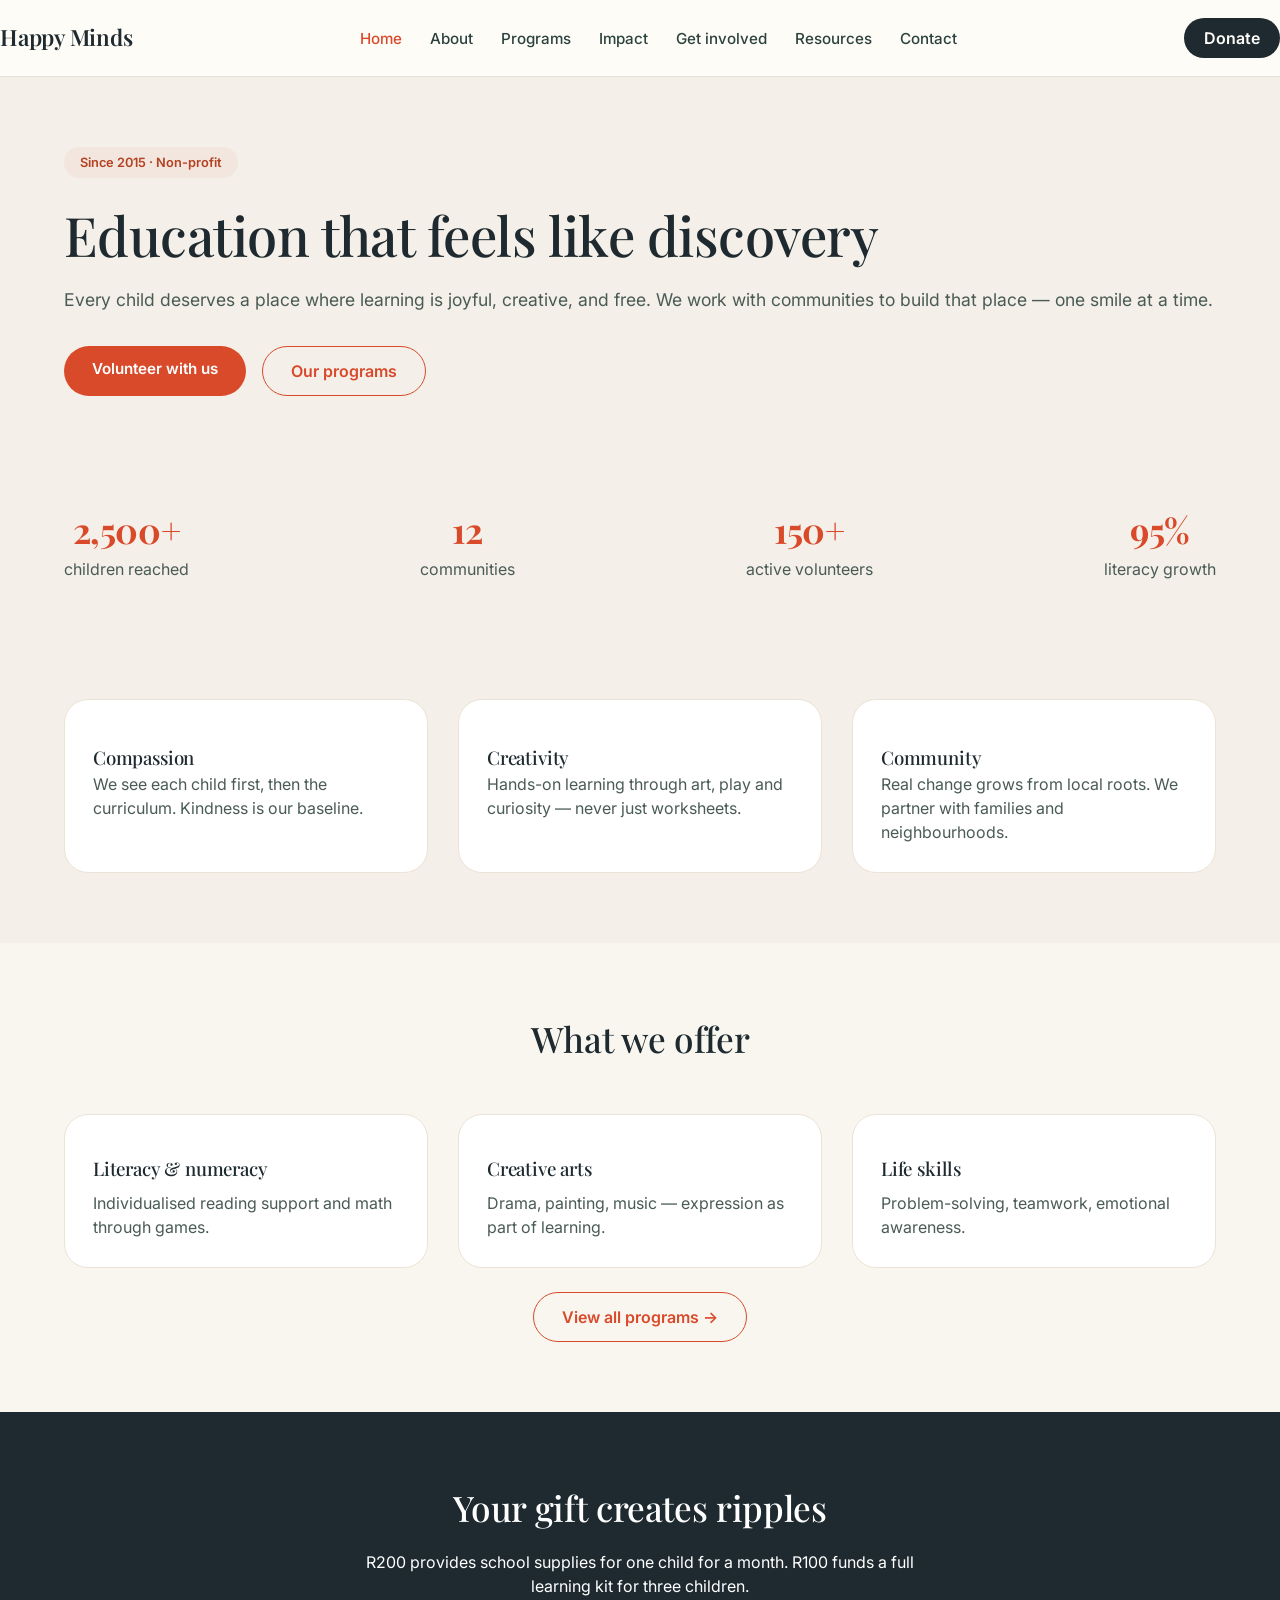
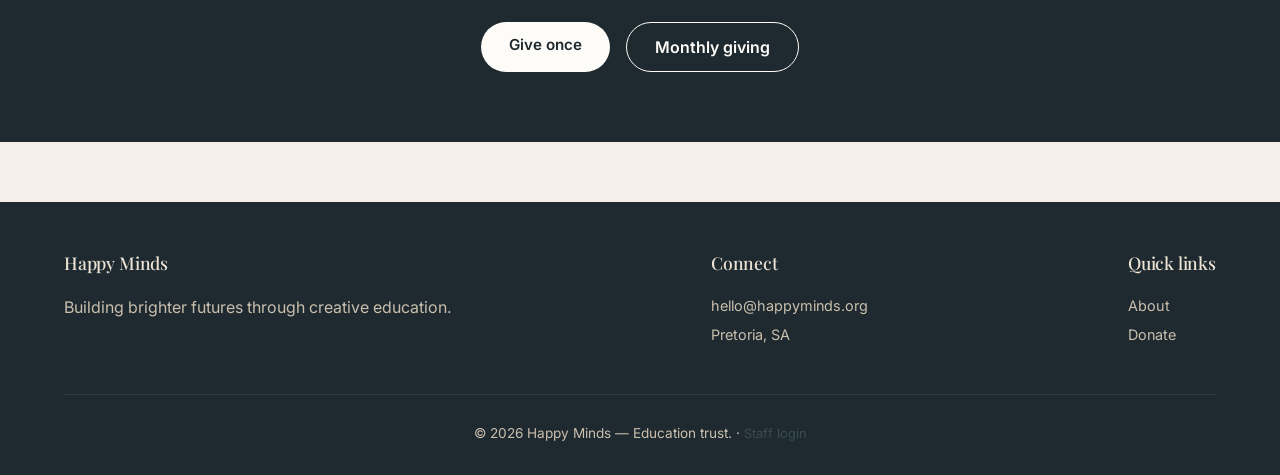
<file: index.html>
<!DOCTYPE html>
<html lang="en">
<head>
  <meta charset="UTF-8">
  <meta name="viewport" content="width=device-width, initial-scale=1.0">
  <title>Happy Minds — Education for every child</title>
  <link rel="preconnect" href="https://fonts.googleapis.com">
  <link rel="preconnect" href="https://fonts.gstatic.com" crossorigin>
  <link href="https://fonts.googleapis.com/css2?family=Inter:opsz,wght@14..32,300;14..32,400;14..32,500;14..32,600;14..32,700&family=Playfair+Display:ital,wght@0,400;0,500;0,600;1,400&display=swap" rel="stylesheet">
  <link rel="stylesheet" href="style.css">
</head>
<body>

<header class="site-header">
    <div class="nav-bar">
        <span class="logo-text">Happy Minds</span>
      </a>
      <ul class="nav-links">
        <li><a href="index.html" class="active">Home</a></li>
        <li><a href="about.html">About</a></li>
        <li><a href="programs.html">Programs</a></li>
        <li><a href="impact.html">Impact</a></li>
        <li><a href="get-involved.html">Get involved</a></li>
        <li><a href="resources.html">Resources</a></li>
        <li><a href="contact.html">Contact</a></li>
      </ul>
      <a href="donate.html" class="donate-btn">Donate</a>
      <button class="mobile-menu-btn" id="menuToggle">☰</button>
    </div>
    <div class="mobile-nav" id="mobileNav">
      <a href="index.html">Home</a>
      <a href="about.html">About</a>
      <a href="programs.html">Programs</a>
      <a href="impact.html">Impact</a>
      <a href="get-involved.html">Get involved</a>
      <a href="resources.html">Resources</a>
      <a href="contact.html">Contact</a>
      <a href="donate.html">Donate</a>
    </div>
  </div>
</header>

<main>
  <section style="padding: 70px 0 60px;">
    <div class="container">
      <div style="display: flex; gap: 50px; align-items: center; flex-wrap: wrap;">
        <div style="flex: 1;">
          <span style="background: #f2e6de; color: #b34122; display: inline-block; padding: 6px 16px; border-radius: 40px; font-size: 0.8rem; font-weight: 600; margin-bottom: 24px;">Since 2015 · Non-profit</span>
          <h1 style="font-size: 3.4rem; line-height: 1.2; margin-bottom: 20px;">Education that feels like discovery</h1>
          <p style="font-size: 1.1rem; color: #4a5b56; margin-bottom: 32px;">Every child deserves a place where learning is joyful, creative, and free. We work with communities to build that place — one smile at a time.</p>
          <div style="display: flex; gap: 16px; flex-wrap: wrap;">
            <a href="get-involved.html" class="btn-primary">Volunteer with us</a>
            <a href="programs.html" class="btn-outline">Our programs</a>
          </div>
        </div>
      </div>
    </div>
  </section>

  <div class="stats-bar">
    <div class="container">
      <div class="stats-grid">
        <div class="stat-item"><h3>2,500+</h3><p>children reached</p></div>
        <div class="stat-item"><h3>12</h3><p>communities</p></div>
        <div class="stat-item"><h3>150+</h3><p>active volunteers</p></div>
        <div class="stat-item"><h3>95%</h3><p>literacy growth</p></div>
      </div>
    </div>
  </div>

  <section style="padding: 70px 0;">
    <div class="container">
      <div class="values-grid">
        <div class="value-card"><div style="font-size: 2.5rem; margin-bottom: 16px;"></div><h3>Compassion</h3><p style="color: #4a5b56;">We see each child first, then the curriculum. Kindness is our baseline.</p></div>
        <div class="value-card"><div style="font-size: 2.5rem; margin-bottom: 16px;"></div><h3>Creativity</h3><p style="color: #4a5b56;">Hands-on learning through art, play and curiosity — never just worksheets.</p></div>
        <div class="value-card"><div style="font-size: 2.5rem; margin-bottom: 16px;"></div><h3>Community</h3><p style="color: #4a5b56;">Real change grows from local roots. We partner with families and neighbourhoods.</p></div>
      </div>
    </div>
  </section>

  <section style="background: #f9f6f0; padding: 70px 0;">
    <div class="container">
      <h2 class="section-title">What we offer</h2>
      <div class="programs-grid">
        <div class="program-card"><div style="font-size: 2rem;"></div><h3 style="margin: 12px 0 8px;">Literacy & numeracy</h3><p style="color: #4a5b56;">Individualised reading support and math through games.</p></div>
        <div class="program-card"><div style="font-size: 2rem;"></div><h3 style="margin: 12px 0 8px;">Creative arts</h3><p style="color: #4a5b56;">Drama, painting, music — expression as part of learning.</p></div>
        <div class="program-card"><div style="font-size: 2rem;"></div><h3 style="margin: 12px 0 8px;">Life skills</h3><p style="color: #4a5b56;">Problem-solving, teamwork, emotional awareness.</p></div>
      </div>
      <div class="text-center mt-4"><a href="programs.html" class="btn-outline">View all programs →</a></div>
    </div>
  </section>

  <div style="background: #1e2a2f; color: white; padding: 70px 0; text-align: center;">
    <div class="container">
      <h2 style="font-size: 2.2rem; margin-bottom: 16px;">Your gift creates ripples</h2>
      <p style="max-width: 560px; margin: 0 auto 24px;">R200 provides school supplies for one child for a month. R100 funds a full learning kit for three children.</p>
      <div style="display: flex; gap: 16px; justify-content: center; flex-wrap: wrap;">
        <a href="donate.html" class="btn-primary" style="background: #fefcf8; color: #1e2a2f;">Give once</a>
        <a href="donate.html" class="btn-outline" style="border-color: #fefcf8; color: #fefcf8;">Monthly giving</a>
      </div>
    </div>
  </div>
</main>

<footer>
<div class="container"><div class="footer-grid"><div class="footer-col"><h4>Happy Minds</h4><p>Building brighter futures through creative education.</p></div><div class="footer-col"><h4>Connect</h4><a href="#">hello@happyminds.org</a><a href="#">Pretoria, SA</a></div>
<div class="footer-col"><h4>Quick links</h4><a href="about.html">About</a><a href="donate.html">Donate</a></div></div>
<div class="footer-bottom"><p>© 2026 Happy Minds — Education trust. · <a href="admin.html" style="color:#4a6560;font-size:0.8rem;opacity:0.6;">Staff login</a></p>
</div>
</div>
</footer>

<script>
  const toggleBtn = document.getElementById('menuToggle');
  const mobileNav = document.getElementById('mobileNav');
  toggleBtn.addEventListener('click', () => mobileNav.classList.toggle('show'));
</script>
</body>
</html>
</file>
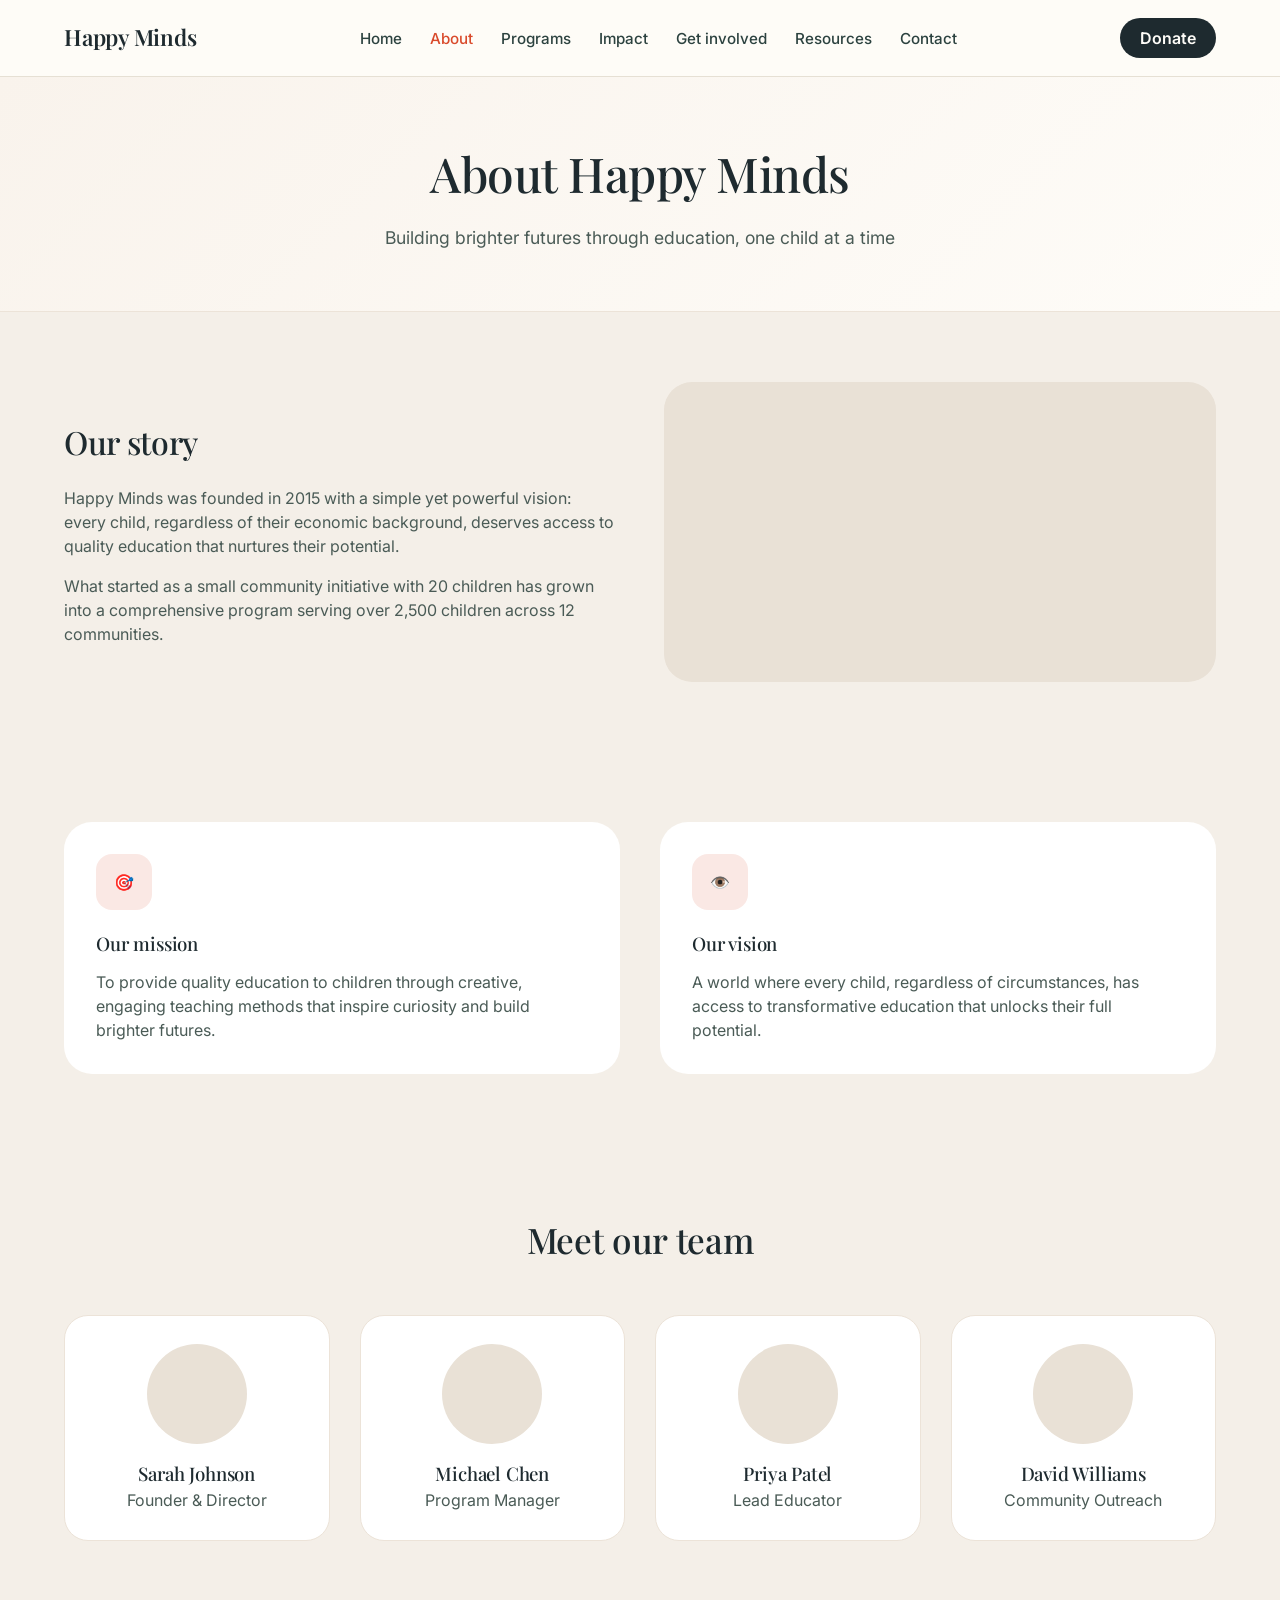
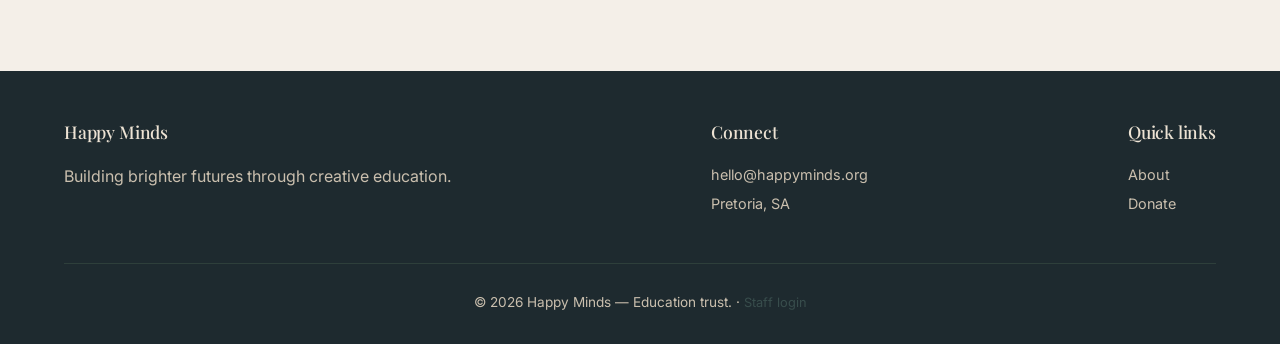
<file: about.html>
<!DOCTYPE html>
<html lang="en">
<head>
  <meta charset="UTF-8">
  <meta name="viewport" content="width=device-width, initial-scale=1.0">
  <title>About — Happy Minds</title>
  <link href="https://fonts.googleapis.com/css2?family=Inter:opsz,wght@300;400;500;600;700&family=Playfair+Display:wght@400;500;600&display=swap" rel="stylesheet">
  <link rel="stylesheet" href="style.css">
</head>
<body>

<header class="site-header">
  <div class="container">
    <div class="nav-bar">
<span class="logo-text">Happy Minds</span></a>
      <ul class="nav-links"><li><a href="index.html">Home</a></li><li><a href="about.html" class="active">About</a></li><li><a href="programs.html">Programs</a></li><li><a href="impact.html">Impact</a></li><li><a href="get-involved.html">Get involved</a></li><li><a href="resources.html">Resources</a></li><li><a href="contact.html">Contact</a></li></ul>
      <a href="donate.html" class="donate-btn">Donate</a>
      <button class="mobile-menu-btn" id="menuToggle">☰</button>
    </div>
    <div class="mobile-nav" id="mobileNav"><a href="index.html">Home</a><a href="about.html">About</a><a href="programs.html">Programs</a><a href="impact.html">Impact</a><a href="get-involved.html">Get involved</a><a href="resources.html">Resources</a><a href="contact.html">Contact</a><a href="donate.html">Donate</a></div>
  </div>
</header>

<main>
  <div class="page-hero"><div class="container"><h1>About Happy Minds</h1><p>Building brighter futures through education, one child at a time</p></div></div>

  <section style="padding: 70px 0;">
    <div class="container">
      <div style="display: flex; gap: 48px; flex-wrap: wrap; align-items: center;">
        <div style="flex: 1;"><h2 style="font-size: 2rem; margin-bottom: 20px;">Our story</h2><p style="color: #4a5b56; margin-bottom: 16px;">Happy Minds was founded in 2015 with a simple yet powerful vision: every child, regardless of their economic background, deserves access to quality education that nurtures their potential.</p><p style="color: #4a5b56;">What started as a small community initiative with 20 children has grown into a comprehensive program serving over 2,500 children across 12 communities.</p></div>
        <div style="flex: 1; background: #e9e1d6; border-radius: 28px; min-height: 300px; background-image: url('https://images.unsplash.com/photo-1637148734636-906c24feeb55?w=800&auto=format'); background-size: cover; background-position: center;"></div>
      </div>
    </div>
  </section>

  <section style="background: #f4efe8; padding: 70px 0;">
    <div class="container">
      <div style="display: flex; gap: 40px; flex-wrap: wrap;">
        <div style="flex: 1; background: white; padding: 32px; border-radius: 28px;"><div style="background: #d94a2b20; width: 56px; height: 56px; border-radius: 16px; display: flex; align-items: center; justify-content: center; margin-bottom: 20px;">🎯</div><h3>Our mission</h3><p style="color: #4a5b56; margin-top: 12px;">To provide quality education to children through creative, engaging teaching methods that inspire curiosity and build brighter futures.</p></div>
        <div style="flex: 1; background: white; padding: 32px; border-radius: 28px;"><div style="background: #d94a2b20; width: 56px; height: 56px; border-radius: 16px; display: flex; align-items: center; justify-content: center; margin-bottom: 20px;">👁️</div><h3>Our vision</h3><p style="color: #4a5b56; margin-top: 12px;">A world where every child, regardless of circumstances, has access to transformative education that unlocks their full potential.</p></div>
      </div>
    </div>
  </section>

  <section style="padding: 70px 0;">
    <div class="container"><h2 class="section-title">Meet our team</h2>
      <div class="team-grid">
        <div class="value-card text-center"><div style="background: #e9e1d6; width: 100px; height: 100px; border-radius: 50%; margin: 0 auto 16px; background-image: url('https://randomuser.me/api/portraits/women/68.jpg'); background-size: cover;"></div><h3>Sarah Johnson</h3><p style="color: #4a5b56;">Founder & Director</p></div>
        <div class="value-card text-center"><div style="background: #e9e1d6; width: 100px; height: 100px; border-radius: 50%; margin: 0 auto 16px; background-image: url('https://randomuser.me/api/portraits/men/32.jpg'); background-size: cover;"></div><h3>Michael Chen</h3><p style="color: #4a5b56;">Program Manager</p></div>
        <div class="value-card text-center"><div style="background: #e9e1d6; width: 100px; height: 100px; border-radius: 50%; margin: 0 auto 16px; background-image: url('https://randomuser.me/api/portraits/women/44.jpg'); background-size: cover;"></div><h3>Priya Patel</h3><p style="color: #4a5b56;">Lead Educator</p></div>
        <div class="value-card text-center"><div style="background: #e9e1d6; width: 100px; height: 100px; border-radius: 50%; margin: 0 auto 16px; background-image: url('https://randomuser.me/api/portraits/men/75.jpg'); background-size: cover;"></div><h3>David Williams</h3><p style="color: #4a5b56;">Community Outreach</p></div>
      </div>
    </div>
  </section>
</main>

<footer>
<div class="container"><div class="footer-grid"><div class="footer-col"><h4>Happy Minds</h4><p>Building brighter futures through creative education.</p></div><div class="footer-col"><h4>Connect</h4><a href="#">hello@happyminds.org</a><a href="#">Pretoria, SA</a></div>
<div class="footer-col"><h4>Quick links</h4><a href="about.html">About</a><a href="donate.html">Donate</a></div></div>
<div class="footer-bottom"><p>© 2026 Happy Minds — Education trust. · <a href="admin.html" style="color:#4a6560;font-size:0.8rem;opacity:0.6;">Staff login</a></p>
</div>
</div>
</footer>
<script>const toggleBtn=document.getElementById('menuToggle');const mobileNav=document.getElementById('mobileNav');toggleBtn.addEventListener('click',()=>mobileNav.classList.toggle('show'));</script>
</body>
</html>
</file>
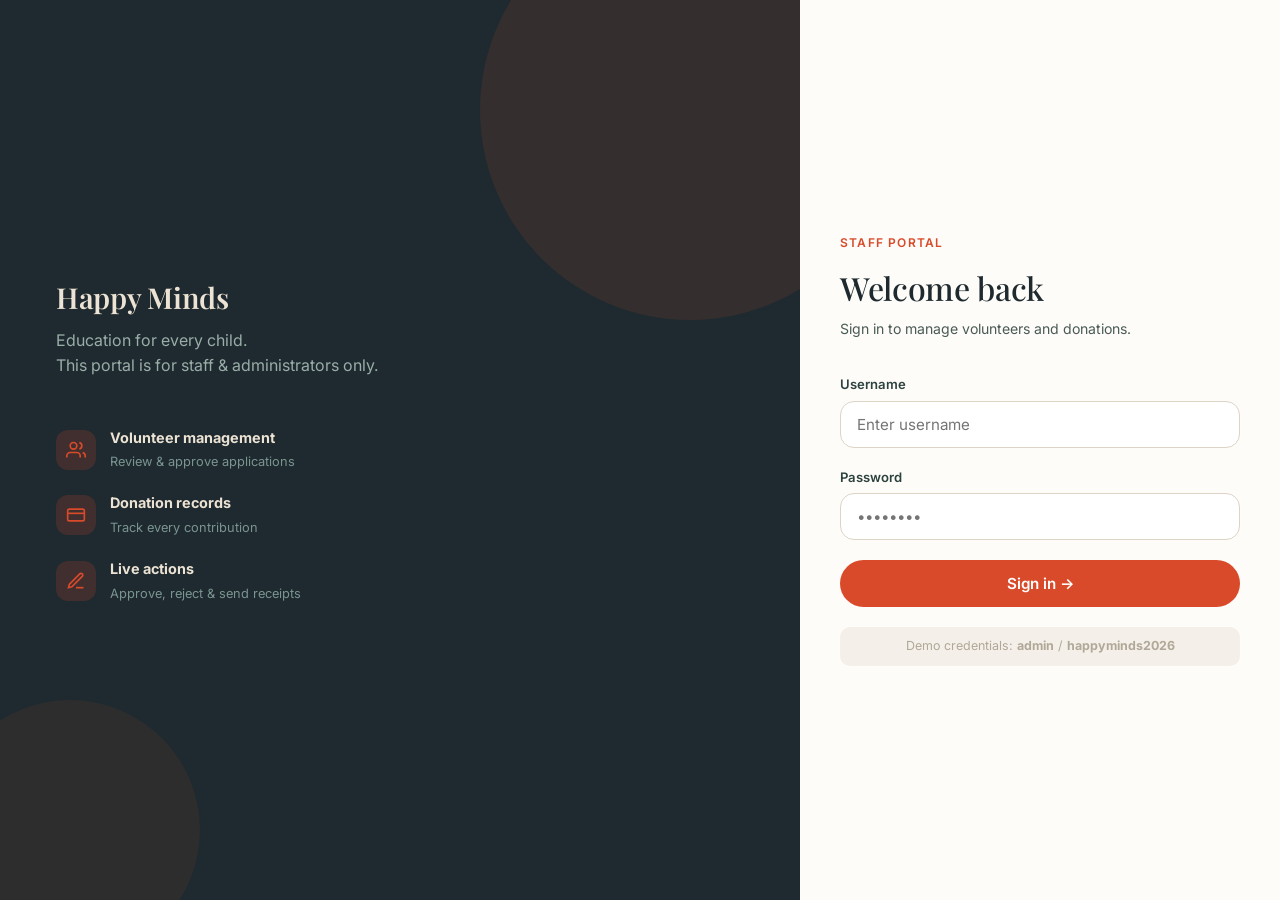
<file: admin.html>
<!DOCTYPE html>
<html lang="en">
<head>
  <meta charset="UTF-8">
  <meta name="viewport" content="width=device-width, initial-scale=1.0">
  <title>Admin — Happy Minds</title>
  <link href="https://fonts.googleapis.com/css2?family=Inter:opsz,wght@14..32,300;14..32,400;14..32,500;14..32,600;14..32,700&family=Playfair+Display:wght@400;500;600&display=swap" rel="stylesheet">
  <link rel="stylesheet" href="style.css">
</head>

<body>
<!--LOGIN -->
<div id="loginScreen">
  <div class="login-left">
    <div class="login-left-inner">
      <span class="logo-text">Happy Minds</span>
      <p class="tagline">Education for every child.<br>This portal is for staff &amp; administrators only.</p>
      <div class="feat">
        <div class="feat-icon">
          <svg viewBox="0 0 24 24"><path d="M17 21v-2a4 4 0 0 0-4-4H5a4 4 0 0 0-4 4v2"/><circle cx="9" cy="7" r="4"/><path d="M23 21v-2a4 4 0 0 0-3-3.87"/><path d="M16 3.13a4 4 0 0 1 0 7.75"/></svg>
        </div>
        <div class="feat-text"><strong>Volunteer management</strong><span>Review &amp; approve applications</span></div>
      </div>
      <div class="feat">
        <div class="feat-icon">
          <svg viewBox="0 0 24 24"><rect x="2" y="5" width="20" height="14" rx="2"/><path d="M2 10h20"/></svg>
        </div>
        <div class="feat-text"><strong>Donation records</strong><span>Track every contribution</span></div>
      </div>
      <div class="feat">
        <div class="feat-icon">
          <svg viewBox="0 0 24 24"><path d="M12 20h9"/><path d="M16.5 3.5a2.121 2.121 0 0 1 3 3L7 19l-4 1 1-4L16.5 3.5z"/></svg>
        </div>
        <div class="feat-text"><strong>Live actions</strong><span>Approve, reject &amp; send receipts</span></div>
      </div>
    </div>
  </div>

  <div class="login-right">
    <div class="login-card">
      <p class="eyebrow">Staff portal</p>
      <h2>Welcome back</h2>
      <p class="sub">Sign in to manage volunteers and donations.</p>
      <label class="lbl">Username</label>
      <input class="linput" type="text" id="loginUser" placeholder="Enter username" autocomplete="off">
      <label class="lbl">Password</label>
      <input class="linput" type="password" id="loginPass" placeholder="••••••••">
      <button class="login-btn" onclick="doLogin()">Sign in →</button>
      <p id="loginError">Incorrect username or password. Please try again.</p>
      <p class="login-hint">Demo credentials: <strong>admin</strong> / <strong>happyminds2026</strong></p>
    </div>

  </div>
</div>

<!--DASHBOARD-->
<div id="adminDashboard">
  <div class="admin-layout">

    <!-- Sidebar -->
    <aside class="admin-sidebar">
      <div class="sidebar-brand">
        <div class="brand-icon">
          <svg viewBox="0 0 24 24"><path d="M12 2L2 7l10 5 10-5-10-5z"/><path d="M2 17l10 5 10-5"/><path d="M2 12l10 5 10-5"/></svg>
        </div>
        <span class="logo-text">Happy Minds <span class="admin-pill">ADMIN</span></span>
      </div>

      <nav class="sidebar-nav">
        <p class="sidebar-section-label">Management</p>
        <a id="nav-volunteers" class="active" onclick="showTab('volunteers',this)">
          <svg class="nav-icon" fill="none" stroke="currentColor" stroke-width="2" viewBox="0 0 24 24"><path d="M17 21v-2a4 4 0 0 0-4-4H5a4 4 0 0 0-4 4v2"/><circle cx="9" cy="7" r="4"/><path d="M23 21v-2a4 4 0 0 0-3-3.87"/><path d="M16 3.13a4 4 0 0 1 0 7.75"/></svg>
          <span>Volunteers</span>
          <span class="nav-badge" id="pendingBadge">3</span>
        </a>
        <a id="nav-donations" onclick="showTab('donations',this)">
          <svg class="nav-icon" fill="none" stroke="currentColor" stroke-width="2" viewBox="0 0 24 24"><rect x="2" y="5" width="20" height="14" rx="2"/><path d="M2 10h20"/></svg>
          <span>Donations</span>
        </a>
      </nav>

      <div class="sidebar-footer">
        <a href="index.html">
          <svg viewBox="0 0 24 24"><path d="M19 12H5"/><polyline points="12 19 5 12 12 5"/></svg>
          <span>Back to site</span>
        </a>
        <a href="#" onclick="doLogout()">
          <svg viewBox="0 0 24 24"><path d="M9 21H5a2 2 0 0 1-2-2V5a2 2 0 0 1 2-2h4"/><polyline points="16 17 21 12 16 7"/><line x1="21" y1="12" x2="9" y2="12"/></svg>
          <span>Sign out</span>
        </a>
      </div>
    </aside>

    <!-- Main -->
    <div class="admin-main">
      <header class="admin-topbar">
        <div class="topbar-left">
          <h1 id="pageTitle">Volunteer applications</h1>
        </div>
        <div class="topbar-right">
          <span class="topbar-date" id="todayDate"></span>
          <div class="admin-user">
            <span>Admin</span>
            <div class="admin-avatar">AD</div>
          </div>
        </div>
      </header>

      <div class="admin-content">

        <!--VOLUNTEERS TAB-->
        <div id="tab-volunteers" class="tab-panel active">
          <div class="summary-cards">
            <div class="summary-card">
              <div class="stat-icon orange"><svg viewBox="0 0 24 24"><path d="M17 21v-2a4 4 0 0 0-4-4H5a4 4 0 0 0-4 4v2"/><circle cx="9" cy="7" r="4"/><path d="M23 21v-2a4 4 0 0 0-3-3.87"/><path d="M16 3.13a4 4 0 0 1 0 7.75"/></svg></div>
              <div class="stat-body"><div class="stat-label">Total</div><div class="stat-value" id="vol-total">0</div></div>
            </div>
            <div class="summary-card">
              <div class="stat-icon teal"><svg viewBox="0 0 24 24"><circle cx="12" cy="12" r="10"/><polyline points="12 6 12 12 16 14"/></svg></div>
              <div class="stat-body"><div class="stat-label">Pending</div><div class="stat-value" id="vol-pending">0</div><div class="stat-sub" id="vol-pending-sub"></div></div>
            </div>
            <div class="summary-card">
              <div class="stat-icon green"><svg viewBox="0 0 24 24"><path d="M22 11.08V12a10 10 0 1 1-5.93-9.14"/><polyline points="22 4 12 14.01 9 11.01"/></svg></div>
              <div class="stat-body"><div class="stat-label">Approved</div><div class="stat-value" id="vol-approved">0</div></div>
            </div>
            <div class="summary-card">
              <div class="stat-icon blue"><svg viewBox="0 0 24 24"><rect x="3" y="4" width="18" height="18" rx="2" ry="2"/><line x1="16" y1="2" x2="16" y2="6"/><line x1="8" y1="2" x2="8" y2="6"/><line x1="3" y1="10" x2="21" y2="10"/></svg></div>
              <div class="stat-body"><div class="stat-label">This month</div><div class="stat-value" id="vol-month">0</div></div>
            </div>
          </div>

          <div class="admin-card">
            <div class="admin-card-header">
              <h3>Applications</h3>
              <div class="filter-bar">
                <select class="fselect" id="vol-filter" onchange="renderVolunteers()">
                  <option value="all">All statuses</option>
                  <option value="Pending">Pending</option>
                  <option value="Approved">Approved</option>
                  <option value="Rejected">Rejected</option>
                </select>
                <select class="fselect" id="vol-role-filter" onchange="renderVolunteers()">
                  <option value="all">All roles</option>
                  <option value="Teaching Assistant">Teaching Assistant</option>
                  <option value="Mentor">Mentor</option>
                  <option value="Event Coordinator">Event Coordinator</option>
                  <option value="Other">Other</option>
                </select>
              </div>
            </div>
            <div class="table-wrap">
              <table class="data-table">
                <thead>
                  <tr>
                    <th>Name</th><th>Email</th><th>Phone</th><th>Role</th><th>Date</th><th>Status</th><th>Actions</th>
                  </tr>
                </thead>
                <tbody id="volTableBody"></tbody>
              </table>
            </div>
          </div>

          <!-- Role breakdown -->
          <div class="admin-card">
            <div class="admin-card-header"><h3>Applications by role</h3></div>
            <div style="padding: 20px 24px;" id="roleBreakdown"></div>
          </div>
        </div>

        <!-- DONATIONS TAB -->
        <div id="tab-donations" class="tab-panel">
          <div class="summary-cards">
            <div class="summary-card">
              <div class="stat-icon orange"><svg viewBox="0 0 24 24"><line x1="12" y1="1" x2="12" y2="23"/><path d="M17 5H9.5a3.5 3.5 0 0 0 0 7h5a3.5 3.5 0 0 1 0 7H6"/></svg></div>
              <div class="stat-body"><div class="stat-label">Total raised</div><div class="stat-value" id="don-total">R0</div></div>
            </div>
            <div class="summary-card">
              <div class="stat-icon green"><svg viewBox="0 0 24 24"><polyline points="23 6 13.5 15.5 8.5 10.5 1 18"/><polyline points="17 6 23 6 23 12"/></svg></div>
              <div class="stat-body"><div class="stat-label">This month</div><div class="stat-value" id="don-month">R0</div></div>
            </div>
            <div class="summary-card">
              <div class="stat-icon blue"><svg viewBox="0 0 24 24"><path d="M20 21v-2a4 4 0 0 0-4-4H8a4 4 0 0 0-4 4v2"/><circle cx="12" cy="7" r="4"/></svg></div>
              <div class="stat-body"><div class="stat-label">Total donors</div><div class="stat-value" id="don-count">0</div></div>
            </div>
            <div class="summary-card">
              <div class="stat-icon teal"><svg viewBox="0 0 24 24"><line x1="12" y1="20" x2="12" y2="10"/><line x1="18" y1="20" x2="18" y2="4"/><line x1="6" y1="20" x2="6" y2="16"/></svg></div>
              <div class="stat-body"><div class="stat-label">Avg donation</div><div class="stat-value" id="don-avg">R0</div></div>
            </div>
          </div>

          <div class="admin-card">
            <div class="admin-card-header">
              <h3>Donation records</h3>
              <div class="filter-bar">
                <select class="fselect" id="don-filter" onchange="renderDonations()">
                  <option value="all">All types</option>
                  <option value="One-time">One-time</option>
                  <option value="Monthly">Monthly</option>
                </select>
              </div>
            </div>
            <div class="table-wrap">
              <table class="data-table">
                <thead>
                  <tr><th>Donor</th><th>Email</th><th>Amount</th><th>Type</th><th>Date</th><th>Status</th><th>Action</th></tr>
                </thead>
                <tbody id="donTableBody"></tbody>
              </table>
            </div>
          </div>

          <!-- Breakdown bars -->
          <div class="admin-card">
            <div class="admin-card-header"><h3>Amount breakdown</h3></div>
            <div style="padding: 20px 24px;" id="donBreakdown"></div>
          </div>
        </div>

      </div><!-- /admin-content -->
    </div><!-- /admin-main -->
  </div>
</div>

<script>
/* ── AUTH ── */
function doLogin() {
  const u = document.getElementById('loginUser').value.trim();
  const p = document.getElementById('loginPass').value;
  if (u === 'admin' && p === 'happyminds2026') {
    document.getElementById('loginScreen').style.display = 'none';
    document.getElementById('adminDashboard').style.display = 'block';
    initData();
  } else {
    document.getElementById('loginError').style.display = 'block';
  }
}
document.addEventListener('DOMContentLoaded', () => {
  document.getElementById('loginPass').addEventListener('keydown', e => { if (e.key === 'Enter') doLogin(); });
  document.getElementById('todayDate').textContent = new Date().toLocaleDateString('en-ZA', { weekday:'long', day:'numeric', month:'long', year:'numeric' });
});
function doLogout() {
  document.getElementById('adminDashboard').style.display = 'none';
  document.getElementById('loginScreen').style.display = 'flex';
  document.getElementById('loginUser').value = '';
  document.getElementById('loginPass').value = '';
}

/*TABS*/
function showTab(tab, el) {
  document.querySelectorAll('.tab-panel').forEach(p => p.classList.remove('active'));
  document.querySelectorAll('.sidebar-nav a').forEach(a => a.classList.remove('active'));
  document.getElementById('tab-' + tab).classList.add('active');
  el.classList.add('active');
  document.getElementById('pageTitle').textContent = tab === 'volunteers' ? 'Volunteer applications' : 'Donation records';
}

/*DATA */
const volunteers = [
  { id:1, name:'Thandiwe Nkosi',     email:'thandiwe@gmail.com',     phone:'071 234 5678', role:'Teaching Assistant', date:'2026-06-14', status:'Pending',  note:'Former primary school teacher.' },
  { id:2, name:'Sipho Dlamini',      email:'sipho.d@outlook.com',    phone:'082 876 4321', role:'Mentor',             date:'2026-06-12', status:'Approved', note:'Available weekends.' },
  { id:3, name:'Amara Diallo',       email:'amara.d@gmail.com',      phone:'060 111 2233', role:'Event Coordinator',  date:'2026-06-10', status:'Pending',  note:'Event management background.' },
  { id:4, name:'Lerato Molefe',      email:'lerato.m@yahoo.com',     phone:'073 999 0011', role:'Teaching Assistant', date:'2026-06-08', status:'Approved', note:'' },
  { id:5, name:'James van der Berg', email:'jvdberg@webmail.co.za',  phone:'084 567 8901', role:'Mentor',             date:'2026-05-30', status:'Rejected', note:'Unavailable in required hours.' },
  { id:6, name:'Priya Naidoo',       email:'priya.n@gmail.com',      phone:'079 445 6677', role:'Other',              date:'2026-05-27', status:'Approved', note:'Graphic design skills.' },
  { id:7, name:'Kabelo Setshedi',    email:'kabelo.s@gmail.com',     phone:'065 334 2288', role:'Teaching Assistant', date:'2026-06-17', status:'Pending',  note:'Mathematics graduate.' },
];

const donations = [
  { id:1, name:'Sarah Botha',       email:'sarah.b@gmail.com',       amount:500,  freq:'Monthly',  date:'2026-06-15' },
  { id:2, name:'Marcus Williams',   email:'m.williams@work.co.za',   amount:1000, freq:'One-time', date:'2026-06-13' },
  { id:3, name:'Thabo Khumalo',     email:'thabo.k@gmail.com',       amount:250,  freq:'Monthly',  date:'2026-06-11' },
  { id:4, name:'Nadia Petersen',    email:'nadia.p@icloud.com',      amount:100,  freq:'One-time', date:'2026-06-09' },
  { id:5, name:'Johan Pretorius',   email:'j.pretorius@mail.co.za',  amount:50,   freq:'Monthly',  date:'2026-06-07' },
  { id:6, name:'Fatima Osman',      email:'fatima.o@gmail.com',      amount:500,  freq:'One-time', date:'2026-05-30' },
  { id:7, name:'David Sithole',     email:'david.s@hotmail.com',     amount:200,  freq:'One-time', date:'2026-05-28' },
  { id:8, name:'Zanele Mokoena',    email:'zanele.m@gmail.com',      amount:750,  freq:'Monthly',  date:'2026-05-25' },
];

/*VOLUNTEERS*/
function renderVolunteers() {
  const sf = document.getElementById('vol-filter').value;
  const rf = document.getElementById('vol-role-filter').value;
  const rows = volunteers.filter(v => (sf==='all'||v.status===sf) && (rf==='all'||v.role===rf));
  const tbody = document.getElementById('volTableBody');
  if (!rows.length) {
    tbody.innerHTML = `<tr><td colspan="7"><div class="empty-state"><svg viewBox="0 0 24 24"><circle cx="11" cy="11" r="8"/><line x1="21" y1="21" x2="16.65" y2="16.65"/></svg><p>No applications match this filter.</p></div></td></tr>`;
    return;
  }
  tbody.innerHTML = rows.map(v => `
    <tr>
      <td class="name-cell"><strong>${v.name}</strong>${v.note?`<small>${v.note}</small>`:''}</td>
      <td class="muted">${v.email}</td>
      <td class="muted">${v.phone}</td>
      <td>${v.role}</td>
      <td class="muted">${fmtDate(v.date)}</td>
      <td>${statusBadge(v.status)}</td>
      <td>${v.status==='Pending'
        ? `<button class="action-btn btn-approve" onclick="updateVol(${v.id},'Approved')">Approve</button><button class="action-btn btn-reject" onclick="updateVol(${v.id},'Rejected')">Reject</button>`
        : `<button class="action-btn btn-view" onclick="alert('Record for ${v.name}\\nRole: ${v.role}\\nStatus: ${v.status}')">View</button>`}
      </td>
    </tr>`).join('');
}

function updateVol(id, s) {
  const v = volunteers.find(x => x.id===id);
  if (v) { v.status=s; renderVolunteers(); updateVolStats(); renderRoleBreakdown(); }
}

function statusBadge(s) {
  if (s==='Approved') return `<span class="badge badge-green">✓ Approved</span>`;
  if (s==='Rejected') return `<span class="badge badge-red">✕ Rejected</span>`;
  return `<span class="badge badge-amber">● Pending</span>`;
}

function updateVolStats() {
  const total    = volunteers.length;
  const pending  = volunteers.filter(v=>v.status==='Pending').length;
  const approved = volunteers.filter(v=>v.status==='Approved').length;
  const month    = volunteers.filter(v=>v.date.startsWith('2026-06')).length;
  document.getElementById('vol-total').textContent    = total;
  document.getElementById('vol-pending').textContent  = pending;
  document.getElementById('vol-pending-sub').textContent = pending>0?'needs review':'all clear';
  document.getElementById('vol-approved').textContent = approved;
  document.getElementById('vol-month').textContent    = month;
  const badge = document.getElementById('pendingBadge');
  badge.textContent = pending;
  badge.style.display = pending>0 ? 'flex' : 'none';
}

function renderRoleBreakdown() {
  const roles = ['Teaching Assistant','Mentor','Event Coordinator','Other'];
  const total = volunteers.length;
  const el = document.getElementById('roleBreakdown');
  el.innerHTML = roles.map(r => {
    const count = volunteers.filter(v=>v.role===r).length;
    const pct = total ? Math.round(count/total*100) : 0;
    return `
      <div style="margin-bottom:18px;">
        <div style="display:flex;justify-content:space-between;align-items:center;margin-bottom:6px;">
          <span style="font-size:0.85rem;font-weight:500;">${r}</span>
          <span style="font-size:0.8rem;color:#9aada8;">${count} <span style="color:#d94a2b;">(${pct}%)</span></span>
        </div>
        <div class="progress-bar"><div class="progress-fill" style="width:${pct}%"></div></div>
      </div>`;
  }).join('');
}

/* DONATIONS */
function renderDonations() {
  const ff = document.getElementById('don-filter').value;
  const rows = ff==='all' ? donations : donations.filter(d=>d.freq===ff);
  const tbody = document.getElementById('donTableBody');
  if (!rows.length) {
    tbody.innerHTML = `<tr><td colspan="7"><div class="empty-state"><svg viewBox="0 0 24 24"><rect x="2" y="5" width="20" height="14" rx="2"/><path d="M2 10h20"/></svg><p>No donations match this filter.</p></div></td></tr>`;
    return;
  }
  tbody.innerHTML = rows.map(d => `
    <tr>
      <td class="name-cell"><strong>${d.name}</strong></td>
      <td class="muted">${d.email}</td>
      <td class="amount-cell">R${d.amount.toLocaleString()}</td>
      <td><span class="badge ${d.freq==='Monthly'?'badge-blue':'badge-gray'}">${d.freq}</span></td>
      <td class="muted">${fmtDate(d.date)}</td>
      <td><span class="badge badge-green">✓ Confirmed</span></td>
      <td><button class="action-btn btn-receipt" onclick="alert('Receipt sent to ${d.email}')">Send receipt</button></td>
    </tr>`).join('');
}

function updateDonStats() {
  const total = donations.reduce((s,d)=>s+d.amount,0);
  const month = donations.filter(d=>d.date.startsWith('2026-06')).reduce((s,d)=>s+d.amount,0);
  document.getElementById('don-total').textContent = `R${total.toLocaleString()}`;
  document.getElementById('don-month').textContent = `R${month.toLocaleString()}`;
  document.getElementById('don-count').textContent = donations.length;
  document.getElementById('don-avg').textContent   = `R${Math.round(total/donations.length).toLocaleString()}`;
}

function renderDonBreakdown() {
  const tiers = [{label:'R50–R199',min:50,max:199},{label:'R200–R499',min:200,max:499},{label:'R500–R999',min:500,max:999},{label:'R1 000+',min:1000,max:Infinity}];
  const total = donations.length;
  const el = document.getElementById('donBreakdown');
  el.innerHTML = tiers.map(t => {
    const count = donations.filter(d=>d.amount>=t.min&&d.amount<=t.max).length;
    const pct = total ? Math.round(count/total*100) : 0;
    const sum = donations.filter(d=>d.amount>=t.min&&d.amount<=t.max).reduce((s,d)=>s+d.amount,0);
    return `
      <div style="margin-bottom:18px;">
        <div style="display:flex;justify-content:space-between;align-items:center;margin-bottom:6px;">
          <span style="font-size:0.85rem;font-weight:500;">${t.label}</span>
          <span style="font-size:0.8rem;color:#9aada8;">${count} donor${count!==1?'s':''} · <span style="color:#d94a2b;">R${sum.toLocaleString()}</span></span>
        </div>
        <div class="progress-bar"><div class="progress-fill" style="width:${pct}%;background:#1a4dad;"></div></div>
      </div>`;
  }).join('');
}

/* UTILS */
function fmtDate(d) { return new Date(d).toLocaleDateString('en-ZA',{day:'numeric',month:'short',year:'numeric'}); }

function initData() {
  updateVolStats();
  renderVolunteers();
  renderRoleBreakdown();
  updateDonStats();
  renderDonations();
  renderDonBreakdown();
}
</script>
</body>
</html>
</file>
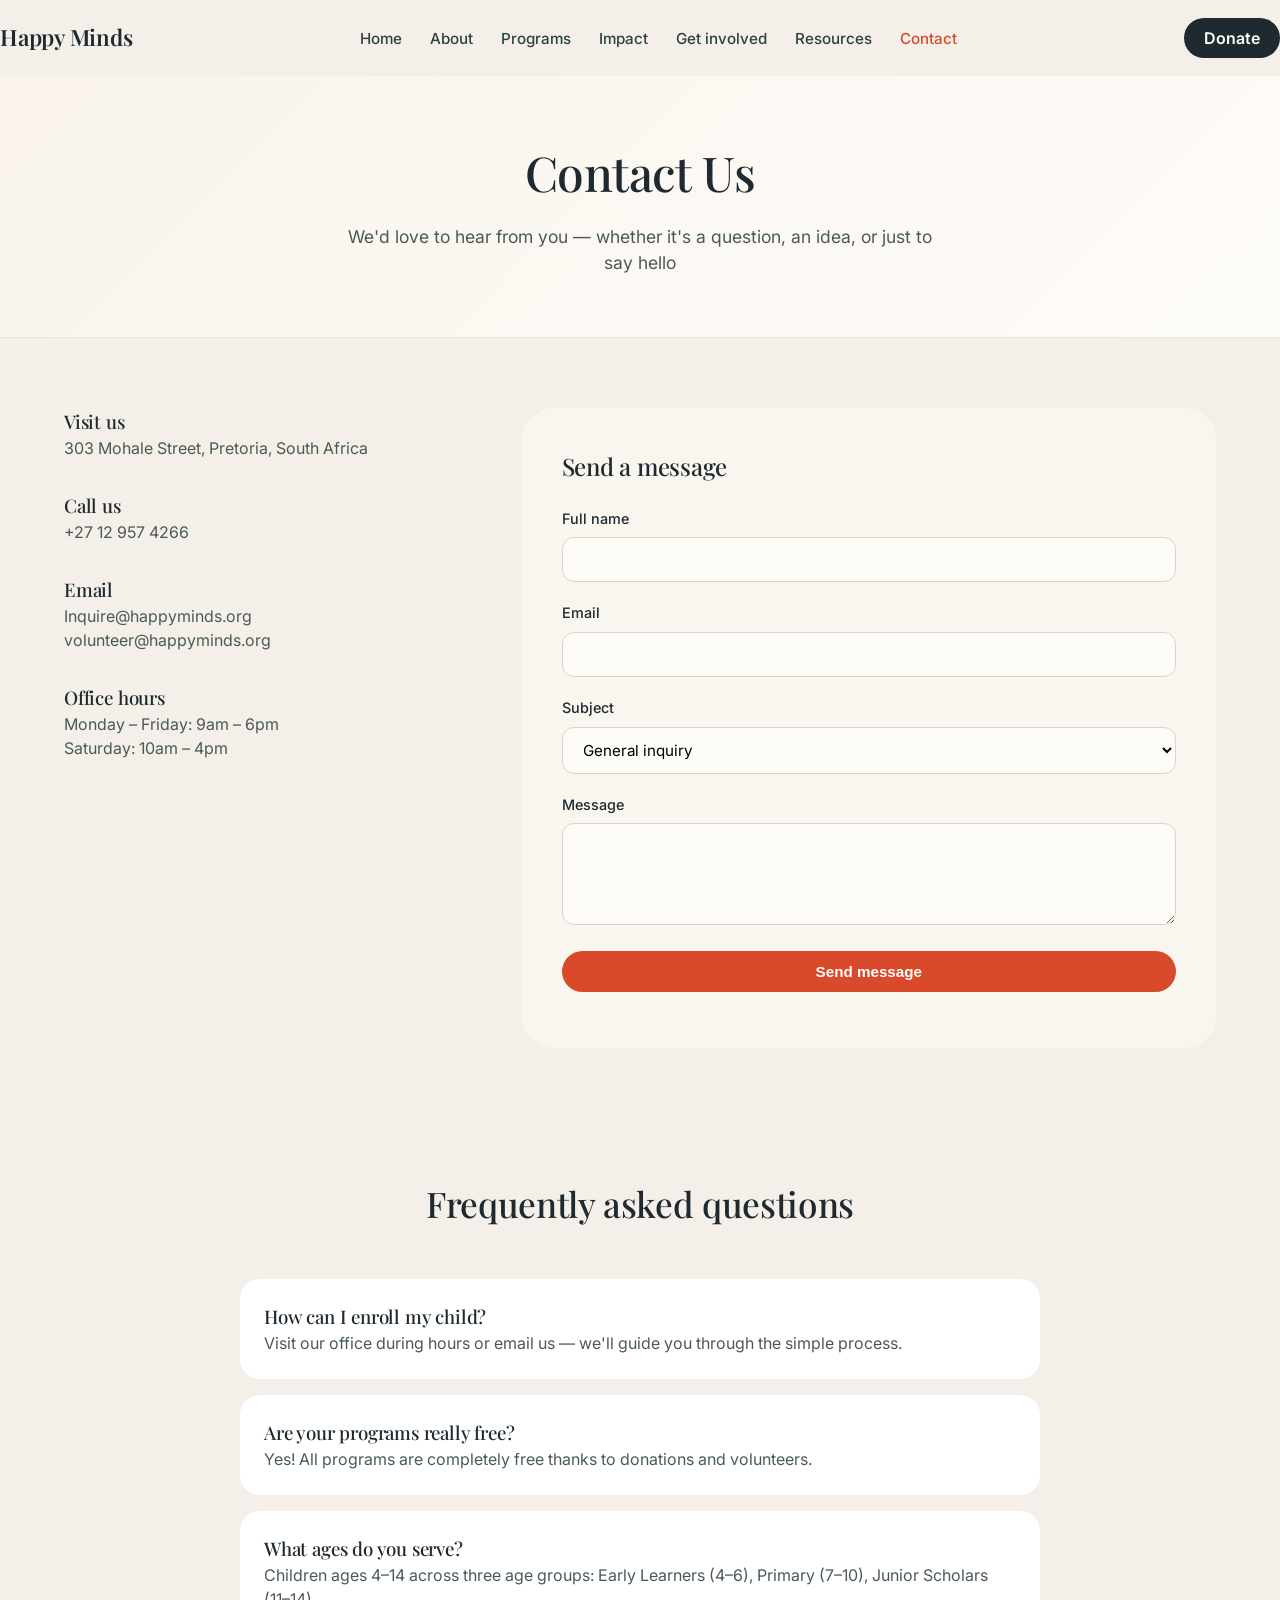
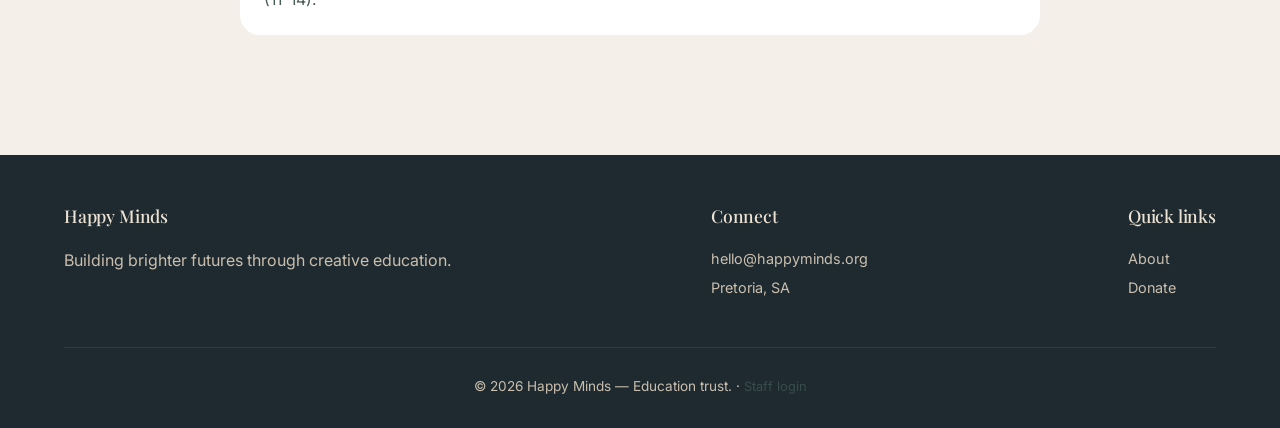
<file: contact.html>
<!DOCTYPE html>
<html lang="en">
<head>
  <meta charset="UTF-8">
  <meta name="viewport" content="width=device-width, initial-scale=1.0">
  <title>Contact — Happy Minds</title>
  <link href="https://fonts.googleapis.com/css2?family=Inter:opsz,wght@300;400;500;600;700&family=Playfair+Display:wght@400;500;600&display=swap" rel="stylesheet">
  <link rel="stylesheet" href="style.css">
</head>
<body>

<div class="nav-bar">
        <span class="logo-text">Happy Minds</span><ul class="nav-links"><li><a href="index.html">Home</a></li><li><a href="about.html">About</a></li><li><a href="programs.html">Programs</a></li><li><a href="impact.html">Impact</a></li><li><a href="get-involved.html">Get involved</a></li><li><a href="resources.html">Resources</a></li><li><a href="contact.html" class="active">Contact</a></li></ul><a href="donate.html" class="donate-btn">Donate</a><button class="mobile-menu-btn" id="menuToggle">☰</button></div><div class="mobile-nav" id="mobileNav"><a href="index.html">Home</a><a href="about.html">About</a><a href="programs.html">Programs</a><a href="impact.html">Impact</a><a href="get-involved.html">Get involved</a><a href="resources.html">Resources</a><a href="contact.html">Contact</a><a href="donate.html">Donate</a></div></div></header>

<main>
  <div class="page-hero"><div class="container"><h1>Contact Us</h1><p>We'd love to hear from you — whether it's a question, an idea, or just to say hello</p></div></div>

  <section style="padding: 70px 0;">
    <div class="container">
      <div style="display: flex; gap: 48px; flex-wrap: wrap;">
        <div style="flex: 1;">
          <div style="margin-bottom: 32px;"><h3>Visit us</h3><p style="color: #4a5b56;">303 Mohale Street, Pretoria, South Africa</p></div>
          <div style="margin-bottom: 32px;"><h3>Call us</h3><p style="color: #4a5b56;">+27 12 957 4266</p></div>
          <div style="margin-bottom: 32px;"><h3>Email</h3><p style="color: #4a5b56;">Inquire@happyminds.org<br>volunteer@happyminds.org</p></div>
          <div><h3>Office hours</h3><p style="color: #4a5b56;">Monday – Friday: 9am – 6pm<br>Saturday: 10am – 4pm</p></div>
        </div>
        <div style="flex: 1.5; background: #f9f6f0; border-radius: 32px; padding: 40px;">
          <h2 style="margin-bottom: 24px;">Send a message</h2>
          <form id="contactForm">
            <div class="form-group"><label>Full name</label><input type="text" required></div>
            <div class="form-group"><label>Email</label><input type="email" required></div>
            <div class="form-group"><label>Subject</label><select><option>General inquiry</option><option>Volunteer</option><option>Partnership</option><option>Other</option></select></div>
            <div class="form-group"><label>Message</label><textarea rows="4" required></textarea></div>
            <button type="submit" class="btn-primary" style="width: 100%;">Send message</button>
            <p id="formFeedback" style="margin-top: 16px; font-size: 0.85rem;"></p>
          </form>
        </div>
      </div>
    </div>
  </section>

  <section style="background: #f4efe8; padding: 60px 0;">
    <div class="container"><h2 class="section-title">Frequently asked questions</h2>
      <div style="max-width: 800px; margin: 0 auto;">
        <div style="background: white; border-radius: 20px; padding: 24px; margin-bottom: 16px;"><h3>How can I enroll my child?</h3><p style="color: #4a5b56;">Visit our office during hours or email us — we'll guide you through the simple process.</p></div>
        <div style="background: white; border-radius: 20px; padding: 24px; margin-bottom: 16px;"><h3>Are your programs really free?</h3><p style="color: #4a5b56;">Yes! All programs are completely free thanks to donations and volunteers.</p></div>
        <div style="background: white; border-radius: 20px; padding: 24px;"><h3>What ages do you serve?</h3><p style="color: #4a5b56;">Children ages 4–14 across three age groups: Early Learners (4–6), Primary (7–10), Junior Scholars (11–14).</p></div>
      </div>
    </div>
  </section>
</main>

<footer>
<div class="container"><div class="footer-grid"><div class="footer-col"><h4>Happy Minds</h4><p>Building brighter futures through creative education.</p></div><div class="footer-col"><h4>Connect</h4><a href="#">hello@happyminds.org</a><a href="#">Pretoria, SA</a></div>
<div class="footer-col"><h4>Quick links</h4><a href="about.html">About</a><a href="donate.html">Donate</a></div></div>
<div class="footer-bottom"><p>© 2026 Happy Minds — Education trust. · <a href="admin.html" style="color:#4a6560;font-size:0.8rem;opacity:0.6;">Staff login</a></p>
</div>
</div>
</footer>
<script>
  const toggleBtn=document.getElementById('menuToggle');const mobileNav=document.getElementById('mobileNav');toggleBtn.addEventListener('click',()=>mobileNav.classList.toggle('show'));
  document.getElementById('contactForm')?.addEventListener('submit',(e)=>{e.preventDefault();document.getElementById('formFeedback').innerText='Thanks for reaching out — we’ll reply within 2 days.';document.getElementById('formFeedback').style.color='#2e6b4e';e.target.reset();});
</script>
</body>
</html>
</file>
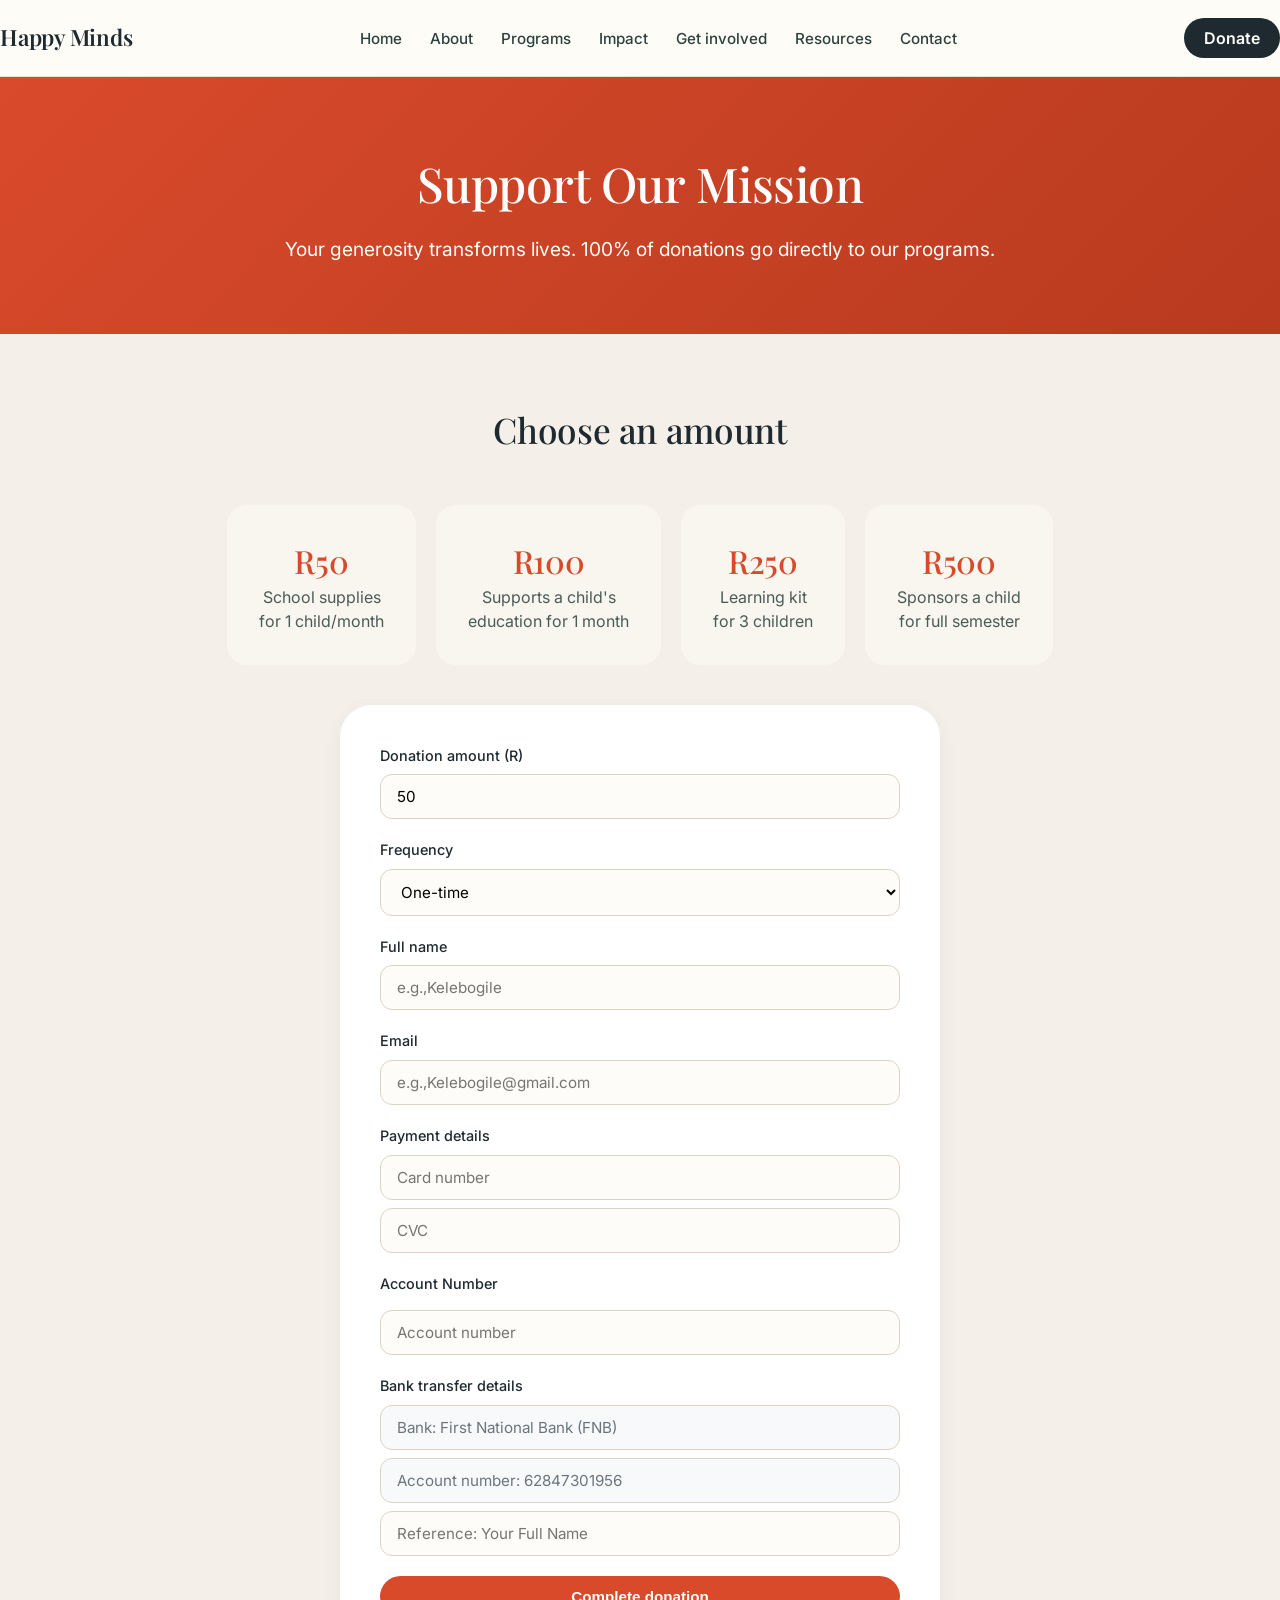
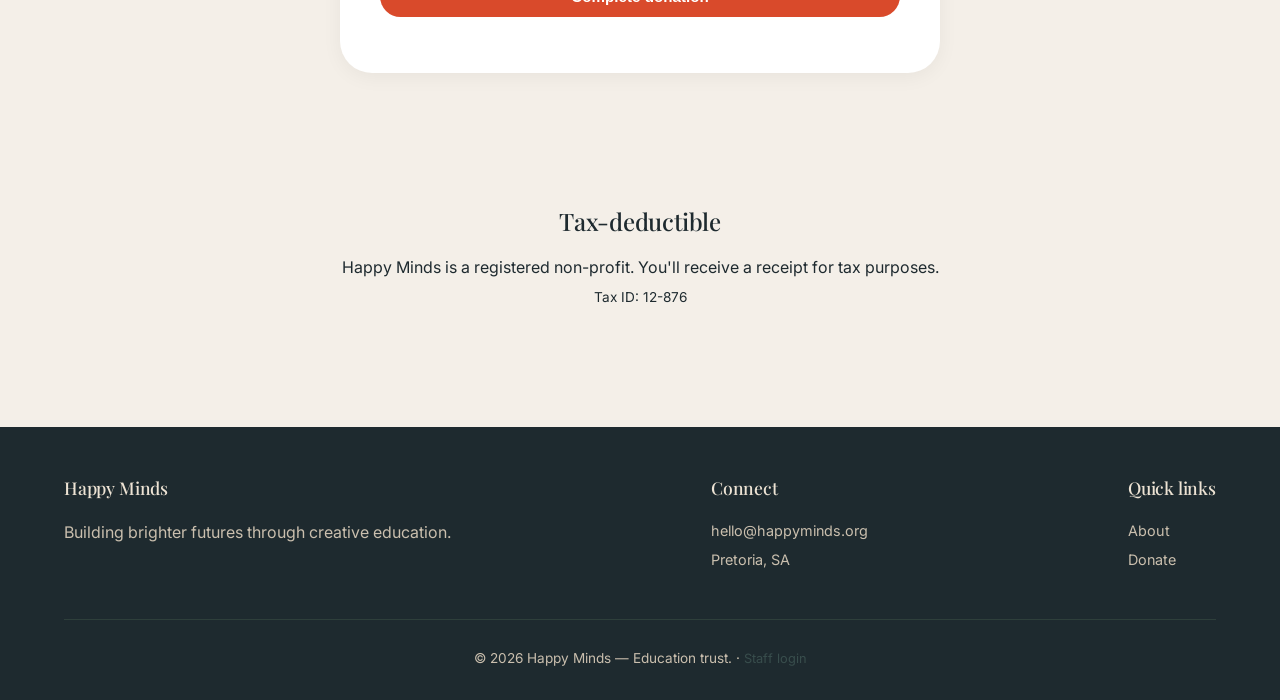
<file: donate.html>
<!DOCTYPE html>
<html lang="en">
<head>
  <meta charset="UTF-8">
  <meta name="viewport" content="width=device-width, initial-scale=1.0">
  <title>Donate — Happy Minds</title>
  <link href="https://fonts.googleapis.com/css2?family=Inter:opsz,wght@300;400;500;600;700&family=Playfair+Display:wght@400;500;600&display=swap" rel="stylesheet">
  <link rel="stylesheet" href="style.css">
</head>
<body>

<header class="site-header">
    <div class="nav-bar">
        <span class="logo-text">Happy Minds</span>
      </a>
    <ul class="nav-links"><li><a href="index.html">Home</a></li><li>
                <a href="about.html">About</a></li><li><a href="programs.html">Programs</a></li><li><a href="impact.html">Impact</a></li><li><a href="get-involved.html">Get involved</a></li><li><a href="resources.html">Resources</a></li><li><a href="contact.html">Contact</a></li></ul><a href="donate.html" class="donate-btn">Donate</a><button class="mobile-menu-btn" id="menuToggle">☰</button></div><div class="mobile-nav" id="mobileNav"><a href="index.html">Home</a><a href="about.html">About</a><a href="programs.html">Programs</a><a href="impact.html">Impact</a><a href="get-involved.html">Get involved</a><a href="resources.html">Resources</a><a href="contact.html">Contact</a><a href="donate.html">Donate</a></div></div></header>

<main>
  <div style="background: linear-gradient(135deg, #d94a2b, #b83a1f); color: white; padding: 70px 0; text-align: center;">
    <div class="container"><h1 style="font-size: 3rem;">Support Our Mission</h1><p style="font-size: 1.2rem; margin-top: 16px;">Your generosity transforms lives. 100% of donations go directly to our programs.</p></div>
  </div>

  <section style="padding: 70px 0;">
    <div class="container"><h2 class="section-title">Choose an amount</h2>
      <div style="display: flex; gap: 20px; flex-wrap: wrap; justify-content: center; margin-bottom: 40px;">
        <div style="background: #f9f6f0; border-radius: 20px; padding: 32px; text-align: center; min-width: 150px;"><h3 style="font-size: 2rem; color: #d94a2b;">R50</h3><p style="color: #4a5b56;">School supplies<br>for 1 child/month</p></div>
        <div style="background: #f9f6f0; border-radius: 20px; padding: 32px; text-align: center; min-width: 150px;"><h3 style="font-size: 2rem; color: #d94a2b;">R100</h3><p style="color: #4a5b56;">Supports a child's<br>education for 1 month</p></div>
        <div style="background: #f9f6f0; border-radius: 20px; padding: 32px; text-align: center; min-width: 150px;"><h3 style="font-size: 2rem; color: #d94a2b;">R250</h3><p style="color: #4a5b56;">Learning kit<br>for 3 children</p></div>
        <div style="background: #f9f6f0; border-radius: 20px; padding: 32px; text-align: center; min-width: 150px;"><h3 style="font-size: 2rem; color: #d94a2b;">R500</h3><p style="color: #4a5b56;">Sponsors a child<br>for full semester</p></div>
      </div>

     <div style="max-width: 600px; margin: 0 auto; background: white; border-radius: 32px; padding: 40px; box-shadow: 0 4px 20px rgba(0,0,0,0.05);">
  <form id="donateForm">
    <div class="form-group">
      <label>Donation amount (R)</label>
      <input type="number" placeholder="Enter amount" value="50" required>
    </div>
    <div class="form-group">
      <label>Frequency</label>
      <select>
        <option>One-time</option>
        <option>Monthly</option>
      </select>
      
    </div>
    <div class="form-group">
      <label>Full name</label>
      <input type="text" name="full_name" required placeholder="e.g.,Kelebogile">
    </div>
    <div class="form-group">
      <label>Email</label>
      <input type="email" required placeholder="e.g.,Kelebogile@gmail.com">
    </div>
    <div class="form-group">
      <label>Payment details</label>
      <input type="text" placeholder="Card number">
      <input type="text" placeholder="CVC" style="margin-top: 8px;">
    </div>
     <div class="form-group">
      <label>Account Number</label>
      <input type="text" placeholder="Account number" style="margin-top: 8px;">
    </div>
    <div class="form-group">
      <label>Bank transfer details</label>
      <input type="text" value="Bank: First National Bank (FNB)" readonly style="background: #f8f9fa; color: #6c757d; cursor: default;">
      <input type="text" value="Account number: 62847301956" readonly style="background: #f8f9fa; color: #6c757d; margin-top: 8px; cursor: default;">
      <input type="text" name="reference" placeholder="Reference: Your Full Name" style="margin-top: 8px;">
    </div>
    <button type="submit" class="btn-primary" style="width: 100%;">Complete donation</button>
    <p id="donateFeedback" style="margin-top: 16px; font-size: 0.85rem; text-align: center;"></p>
  </form>
</div>
    </div>
  </section>

  <section style="background: #f4efe8; padding: 60px 0; text-align: center;">
    <div class="container"><h2 style="margin-bottom: 16px;">Tax-deductible</h2><p>Happy Minds is a registered non-profit. You'll receive a receipt for tax purposes.</p><p style="margin-top: 8px; font-size: 0.85rem;">Tax ID: 12-876</p></div>
  </section>
</main>

<footer>
<div class="container"><div class="footer-grid"><div class="footer-col"><h4>Happy Minds</h4><p>Building brighter futures through creative education.</p></div><div class="footer-col"><h4>Connect</h4><a href="#">hello@happyminds.org</a><a href="#">Pretoria, SA</a></div>
<div class="footer-col"><h4>Quick links</h4><a href="about.html">About</a><a href="donate.html">Donate</a></div></div>
<div class="footer-bottom"><p>© 2026 Happy Minds — Education trust. · <a href="admin.html" style="color:#4a6560;font-size:0.8rem;opacity:0.6;">Staff login</a></p>
</div>
</div>
</footer>
  
<script>
  const toggleBtn=document.getElementById('menuToggle');const mobileNav=document.getElementById('mobileNav');toggleBtn.addEventListener('click',()=>mobileNav.classList.toggle('show'));
  document.getElementById('donateForm')?.addEventListener('submit',(e)=>{e.preventDefault();document.getElementById('donateFeedback').innerText='Thank you for your generosity! A receipt has been sent to your email.';document.getElementById('donateFeedback').style.color='#2e6b4e';e.target.reset();});
</script>
</body>
</html>
</file>
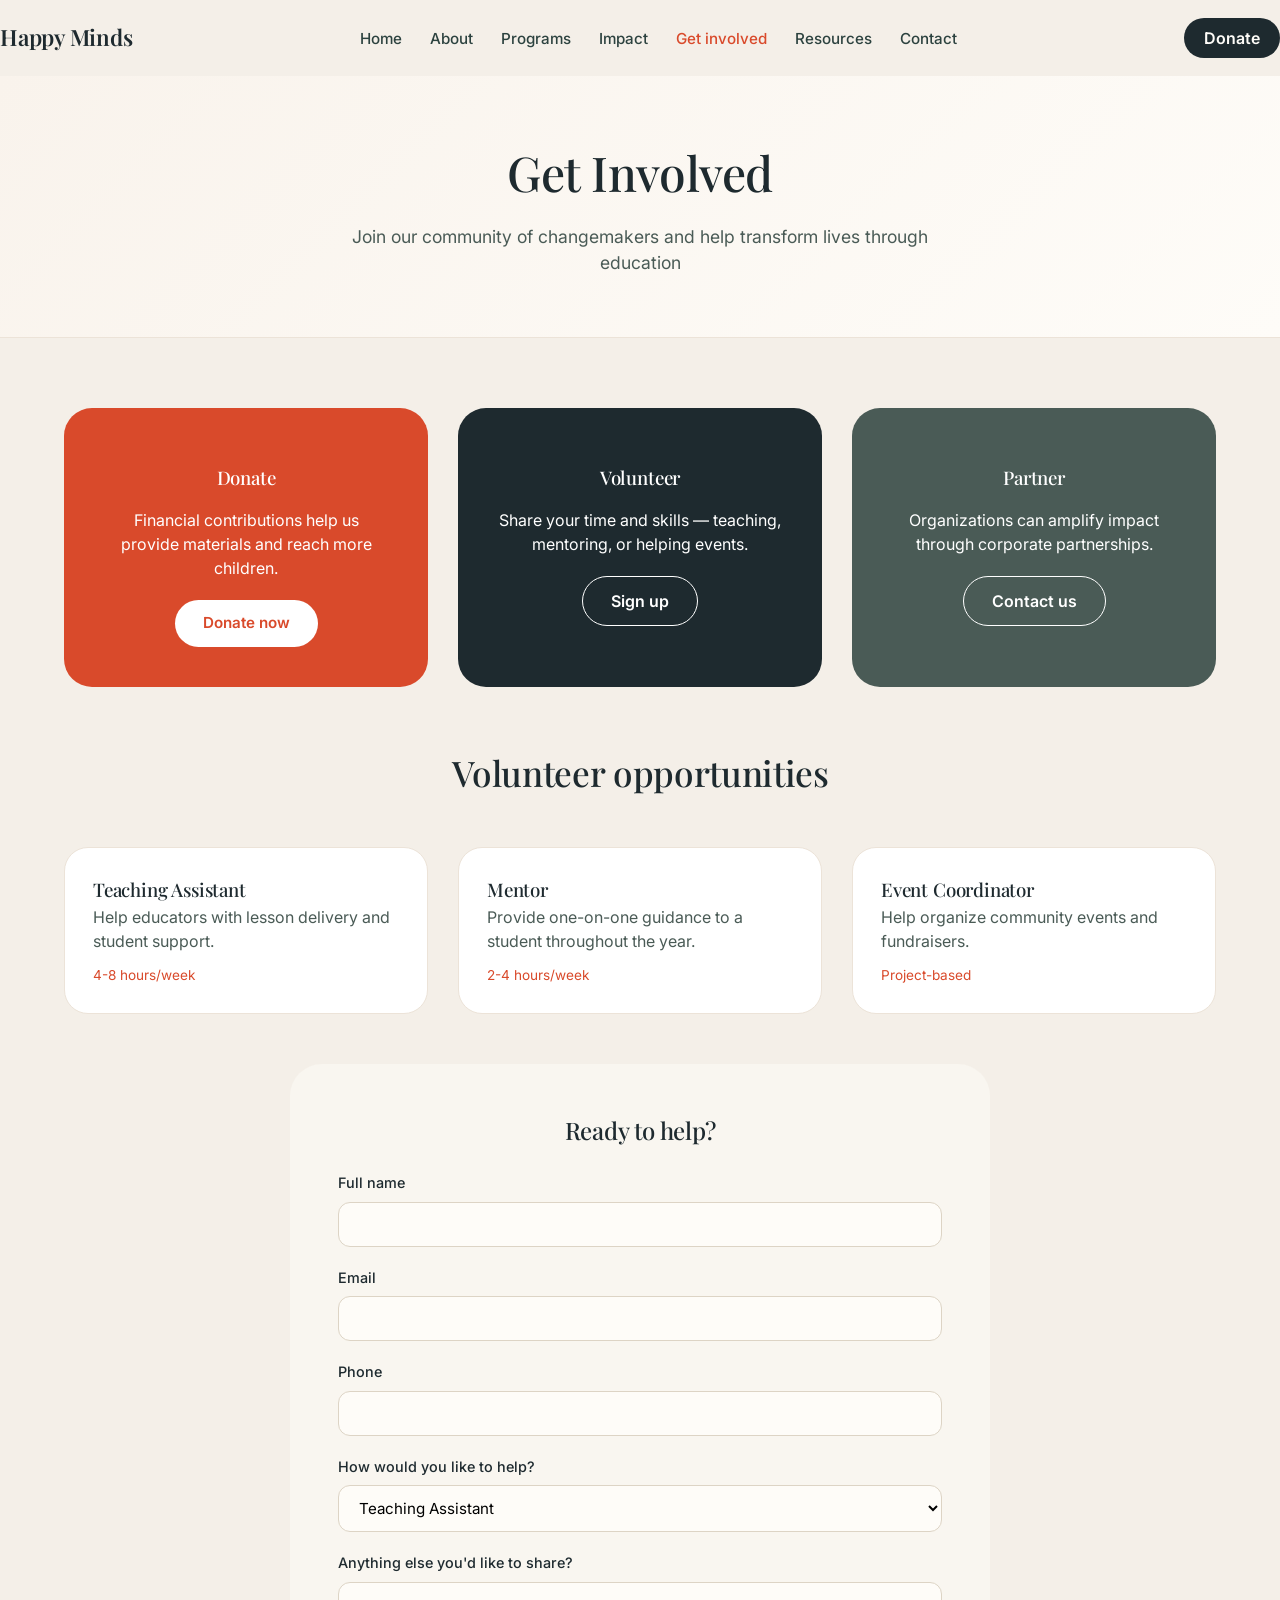
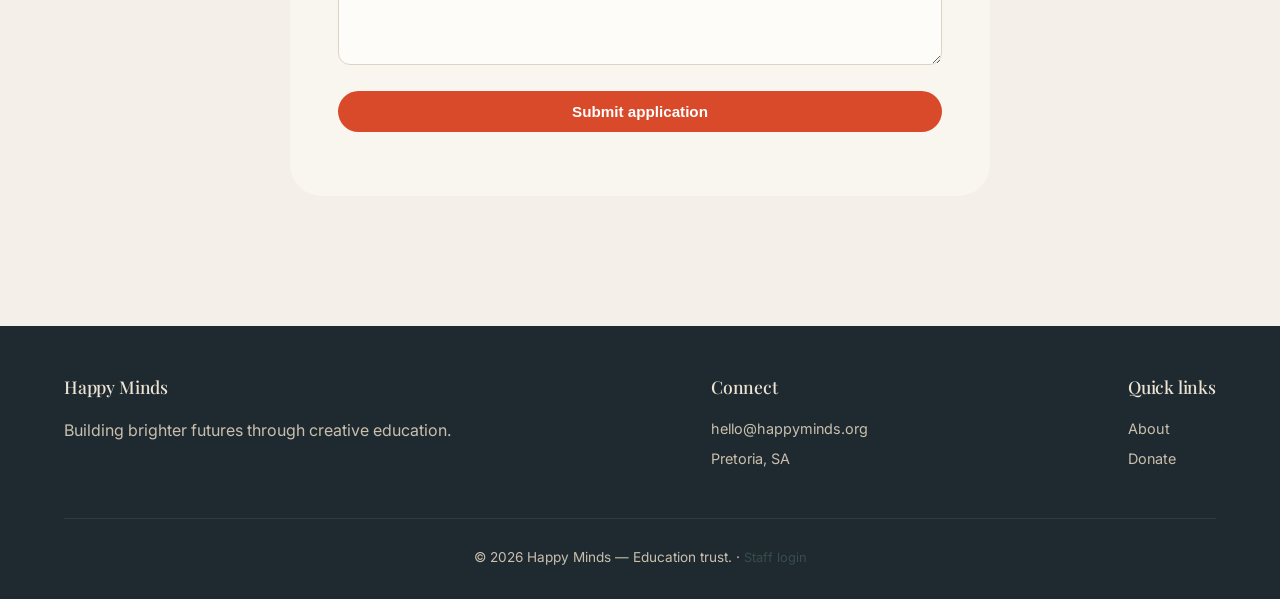
<file: get-involved.html>
<!DOCTYPE html>
<html lang="en">
<head>
  <meta charset="UTF-8">
  <meta name="viewport" content="width=device-width, initial-scale=1.0">
  <title>Get Involved — Happy Minds</title>
  <link href="https://fonts.googleapis.com/css2?family=Inter:opsz,wght@300;400;500;600;700&family=Playfair+Display:wght@400;500;600&display=swap" rel="stylesheet">
  <link rel="stylesheet" href="style.css">
</head>
<body>
    
<div class="nav-bar">
        <span class="logo-text">Happy Minds</span></a><ul class="nav-links"><li><a href="index.html">Home</a></li><li><a href="about.html">About</a></li><li><a href="programs.html">Programs</a></li><li><a href="impact.html">Impact</a></li><li><a href="get-involved.html" class="active">Get involved</a></li><li><a href="resources.html">Resources</a></li><li><a href="contact.html">Contact</a></li></ul><a href="donate.html" class="donate-btn">Donate</a><button class="mobile-menu-btn" id="menuToggle">☰</button></div><div class="mobile-nav" id="mobileNav"><a href="index.html">Home</a><a href="about.html">About</a><a href="programs.html">Programs</a><a href="impact.html">Impact</a><a href="get-involved.html">Get involved</a><a href="resources.html">Resources</a><a href="contact.html">Contact</a><a href="donate.html">Donate</a></div></div></header>

<main>
  <div class="page-hero"><div class="container"><h1>Get Involved</h1><p>Join our community of changemakers and help transform lives through education</p></div></div>

  <section style="padding: 70px 0;">
    <div class="container">
      <div style="display: flex; gap: 30px; flex-wrap: wrap; margin-bottom: 60px;">
        <div style="flex: 1; background: #d94a2b; color: white; border-radius: 28px; padding: 40px; text-align: center;"><div style="font-size: 3rem;"></div><h3 style="margin: 16px 0;">Donate</h3><p>Financial contributions help us provide materials and reach more children.</p><a href="donate.html" class="btn-primary" style="background: white; color: #d94a2b; margin-top: 20px; display: inline-block;">Donate now</a></div>
        <div style="flex: 1; background: #1e2a2f; color: white; border-radius: 28px; padding: 40px; text-align: center;"><div style="font-size: 3rem;"></div><h3 style="margin: 16px 0;">Volunteer</h3><p>Share your time and skills — teaching, mentoring, or helping events.</p><a href="#volunteer-form" class="btn-outline" style="border-color: white; color: white; margin-top: 20px; display: inline-block;">Sign up</a></div>
        <div style="flex: 1; background: #4a5b56; color: white; border-radius: 28px; padding: 40px; text-align: center;"><div style="font-size: 3rem;"></div><h3 style="margin: 16px 0;">Partner</h3><p>Organizations can amplify impact through corporate partnerships.</p><a href="contact.html" class="btn-outline" style="border-color: white; color: white; margin-top: 20px; display: inline-block;">Contact us</a></div>
      </div>

      <h2 class="section-title">Volunteer opportunities</h2>
      <div class="programs-grid" style="margin-bottom: 50px;">
        <div class="program-card"><h3>Teaching Assistant</h3><p style="color: #4a5b56;">Help educators with lesson delivery and student support.</p><p style="margin-top: 12px; color: #d94a2b; font-size: 0.85rem;">4-8 hours/week</p></div>
        <div class="program-card"><h3>Mentor</h3><p style="color: #4a5b56;">Provide one-on-one guidance to a student throughout the year.</p><p style="margin-top: 12px; color: #d94a2b; font-size: 0.85rem;">2-4 hours/week</p></div>
        <div class="program-card"><h3>Event Coordinator</h3><p style="color: #4a5b56;">Help organize community events and fundraisers.</p><p style="margin-top: 12px; color: #d94a2b; font-size: 0.85rem;">Project-based</p></div>
      </div>

      <div id="volunteer-form" style="background: #f9f6f0; border-radius: 32px; padding: 48px; max-width: 700px; margin: 0 auto;">
        <h2 class="text-center" style="margin-bottom: 24px;">Ready to help?</h2>
        <form id="volunteerForm">
          <div class="form-group"><label>Full name</label><input type="text" required></div>
          <div class="form-group"><label>Email</label><input type="email" required></div>
          <div class="form-group"><label>Phone</label><input type="tel"></div>
          <div class="form-group"><label>How would you like to help?</label><select><option>Teaching Assistant</option><option>Mentor</option><option>Event Coordinator</option><option>Other</option></select></div>
          <div class="form-group"><label>Anything else you'd like to share?</label><textarea rows="3"></textarea></div>
          <button type="submit" class="btn-primary" style="width: 100%;">Submit application</button>
          <p id="volFeedback" style="margin-top: 16px; font-size: 0.85rem;"></p>
        </form>
      </div>
    </div>
  </section>
</main>

<footer>
<div class="container"><div class="footer-grid"><div class="footer-col"><h4>Happy Minds</h4><p>Building brighter futures through creative education.</p></div><div class="footer-col"><h4>Connect</h4><a href="#">hello@happyminds.org</a><a href="#">Pretoria, SA</a></div>
<div class="footer-col"><h4>Quick links</h4><a href="about.html">About</a><a href="donate.html">Donate</a></div></div>
<div class="footer-bottom"><p>© 2026 Happy Minds — Education trust. · <a href="admin.html" style="color:#4a6560;font-size:0.8rem;opacity:0.6;">Staff login</a></p>
</div>
</div>
</footer>
  
<script>
  const toggleBtn=document.getElementById('menuToggle');const mobileNav=document.getElementById('mobileNav');toggleBtn.addEventListener('click',()=>mobileNav.classList.toggle('show'));
  document.getElementById('volunteerForm')?.addEventListener('submit',(e)=>{e.preventDefault();document.getElementById('volFeedback').innerText='Thanks! We’ll be in touch soon.';document.getElementById('volFeedback').style.color='#2e6b4e';e.target.reset();});
</script>
</body>
</html>
</file>
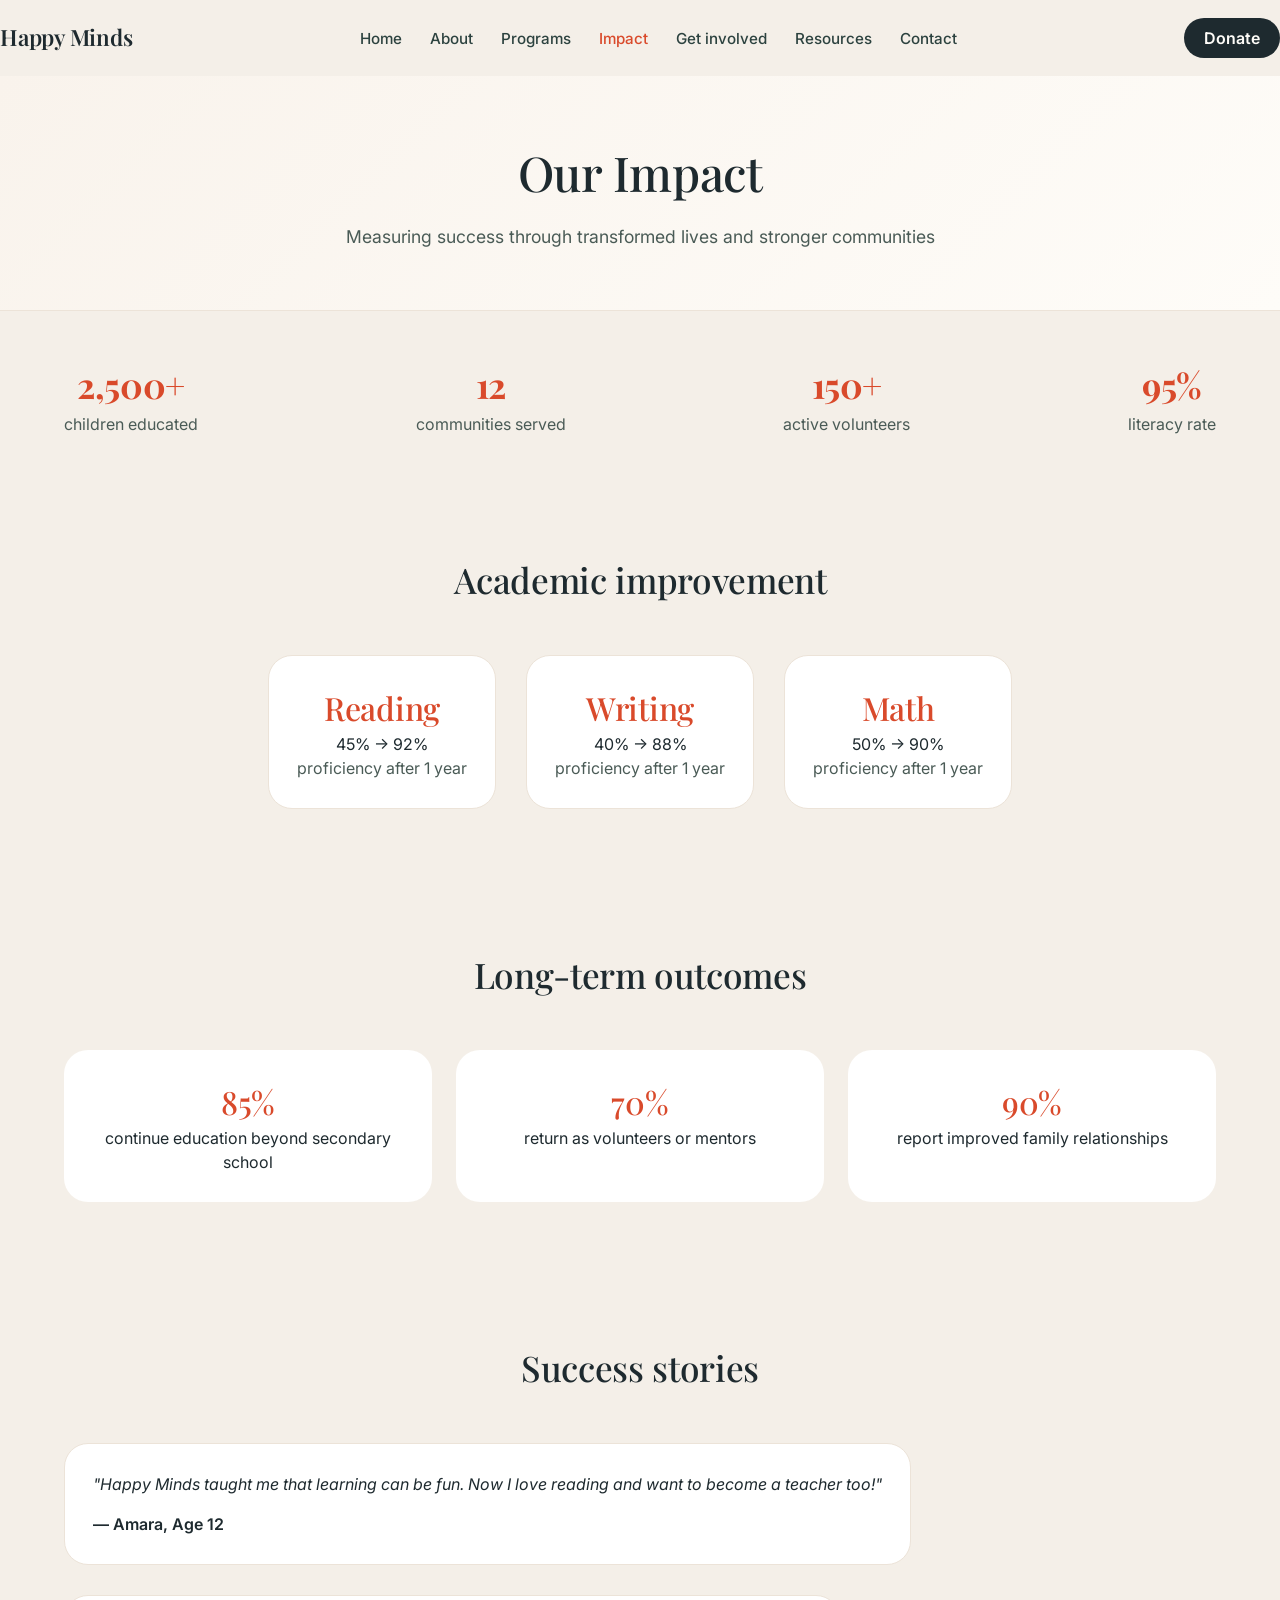
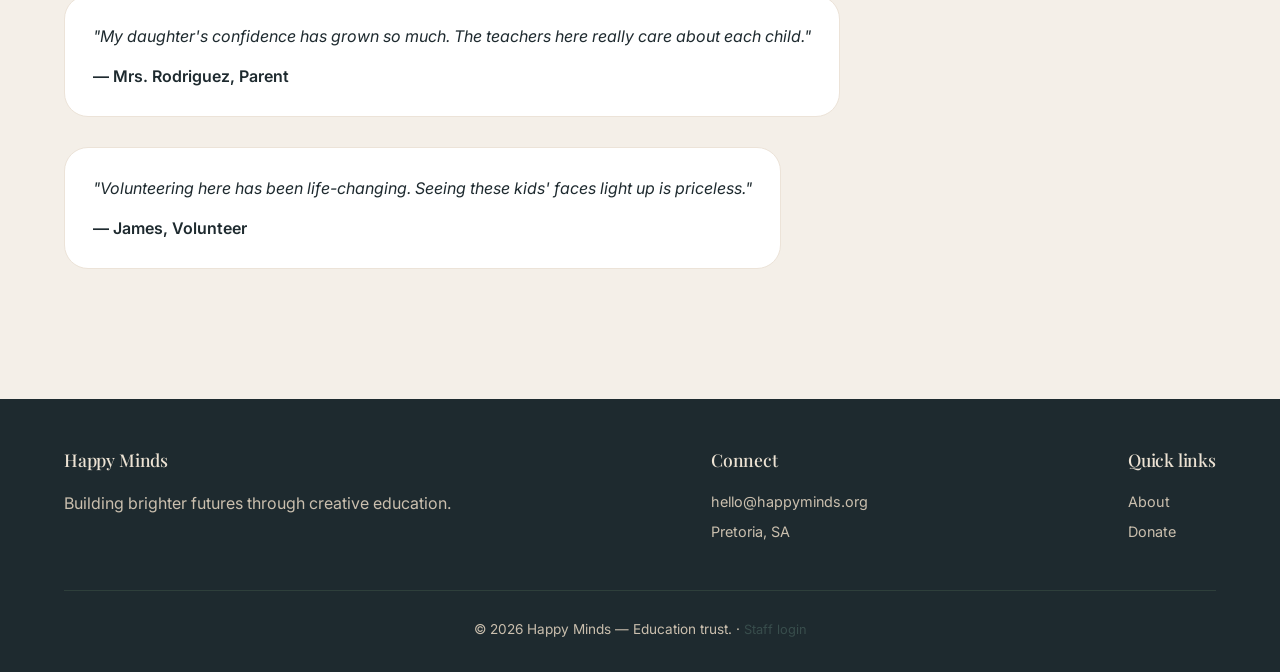
<file: impact.html>
<!DOCTYPE html>
<html lang="en">
<head>
  <meta charset="UTF-8">
  <meta name="viewport" content="width=device-width, initial-scale=1.0">
  <title>Impact — Happy Minds</title>
  <link href="https://fonts.googleapis.com/css2?family=Inter:opsz,wght@300;400;500;600;700&family=Playfair+Display:wght@400;500;600&display=swap" rel="stylesheet">
  <link rel="stylesheet" href="style.css">
</head>
<body>

<div class="nav-bar">
        <span class="logo-text">Happy Minds</span></a><ul class="nav-links"><li><a href="index.html">Home</a></li><li><a href="about.html">About</a></li><li><a href="programs.html">Programs</a></li><li><a href="impact.html" class="active">Impact</a></li><li><a href="get-involved.html">Get involved</a></li><li><a href="resources.html">Resources</a></li><li><a href="contact.html">Contact</a></li></ul><a href="donate.html" class="donate-btn">Donate</a><button class="mobile-menu-btn" id="menuToggle">☰</button></div><div class="mobile-nav" id="mobileNav"><a href="index.html">Home</a><a href="about.html">About</a><a href="programs.html">Programs</a><a href="impact.html">Impact</a><a href="get-involved.html">Get involved</a><a href="resources.html">Resources</a><a href="contact.html">Contact</a><a href="donate.html">Donate</a></div></div></header>

<main>
  <div class="page-hero"><div class="container"><h1>Our Impact</h1><p>Measuring success through transformed lives and stronger communities</p></div></div>

  <div class="stats-bar"><div class="container"><div class="stats-grid"><div class="stat-item"><h3>2,500+</h3><p>children educated</p></div><div class="stat-item"><h3>12</h3><p>communities served</p></div><div class="stat-item"><h3>150+</h3><p>active volunteers</p></div><div class="stat-item"><h3>95%</h3><p>literacy rate</p></div></div></div></div>

  <section style="padding: 70px 0;">
    <div class="container"><h2 class="section-title">Academic improvement</h2>
      <div style="display: flex; gap: 30px; flex-wrap: wrap; justify-content: center;">
        <div class="impact-card" style="text-align: center;"><h3 style="font-size: 2rem; color: #d94a2b;">Reading</h3><p>45% → 92%</p><p style="color: #4a5b56;">proficiency after 1 year</p></div>
        <div class="impact-card" style="text-align: center;"><h3 style="font-size: 2rem; color: #d94a2b;">Writing</h3><p>40% → 88%</p><p style="color: #4a5b56;">proficiency after 1 year</p></div>
        <div class="impact-card" style="text-align: center;"><h3 style="font-size: 2rem; color: #d94a2b;">Math</h3><p>50% → 90%</p><p style="color: #4a5b56;">proficiency after 1 year</p></div>
      </div>
    </div>
  </section>

  <section style="background: #f4efe8; padding: 70px 0;">
    <div class="container"><h2 class="section-title">Long-term outcomes</h2>
      <div style="display: flex; gap: 24px; flex-wrap: wrap;">
        <div style="flex: 1; background: white; border-radius: 24px; padding: 28px; text-align: center;"><h3 style="font-size: 2rem; color: #d94a2b;">85%</h3><p>continue education beyond secondary school</p></div>
        <div style="flex: 1; background: white; border-radius: 24px; padding: 28px; text-align: center;"><h3 style="font-size: 2rem; color: #d94a2b;">70%</h3><p>return as volunteers or mentors</p></div>
        <div style="flex: 1; background: white; border-radius: 24px; padding: 28px; text-align: center;"><h3 style="font-size: 2rem; color: #d94a2b;">90%</h3><p>report improved family relationships</p></div>
      </div>
    </div>
  </section>

  <section style="padding: 70px 0;"><div class="container"><h2 class="section-title">Success stories</h2>
    <div style="display: flex; gap: 30px; flex-wrap: wrap;">
      <div class="value-card"><p style="font-style: italic;">"Happy Minds taught me that learning can be fun. Now I love reading and want to become a teacher too!"</p><p style="margin-top: 16px; font-weight: 600;">— Amara, Age 12</p></div>
      <div class="value-card"><p style="font-style: italic;">"My daughter's confidence has grown so much. The teachers here really care about each child."</p><p style="margin-top: 16px; font-weight: 600;">— Mrs. Rodriguez, Parent</p></div>
      <div class="value-card"><p style="font-style: italic;">"Volunteering here has been life-changing. Seeing these kids' faces light up is priceless."</p><p style="margin-top: 16px; font-weight: 600;">— James, Volunteer</p></div>
    </div>
  </div></section>
</main>

<footer>
<div class="container"><div class="footer-grid"><div class="footer-col"><h4>Happy Minds</h4><p>Building brighter futures through creative education.</p></div><div class="footer-col"><h4>Connect</h4><a href="#">hello@happyminds.org</a><a href="#">Pretoria, SA</a></div>
<div class="footer-col"><h4>Quick links</h4><a href="about.html">About</a><a href="donate.html">Donate</a></div></div>
<div class="footer-bottom"><p>© 2026 Happy Minds — Education trust. · <a href="admin.html" style="color:#4a6560;font-size:0.8rem;opacity:0.6;">Staff login</a></p>
</div>
</div>
</footer>
  
<script>const toggleBtn=document.getElementById('menuToggle');const mobileNav=document.getElementById('mobileNav');toggleBtn.addEventListener('click',()=>mobileNav.classList.toggle('show'));</script>
</body>
</html>
</file>
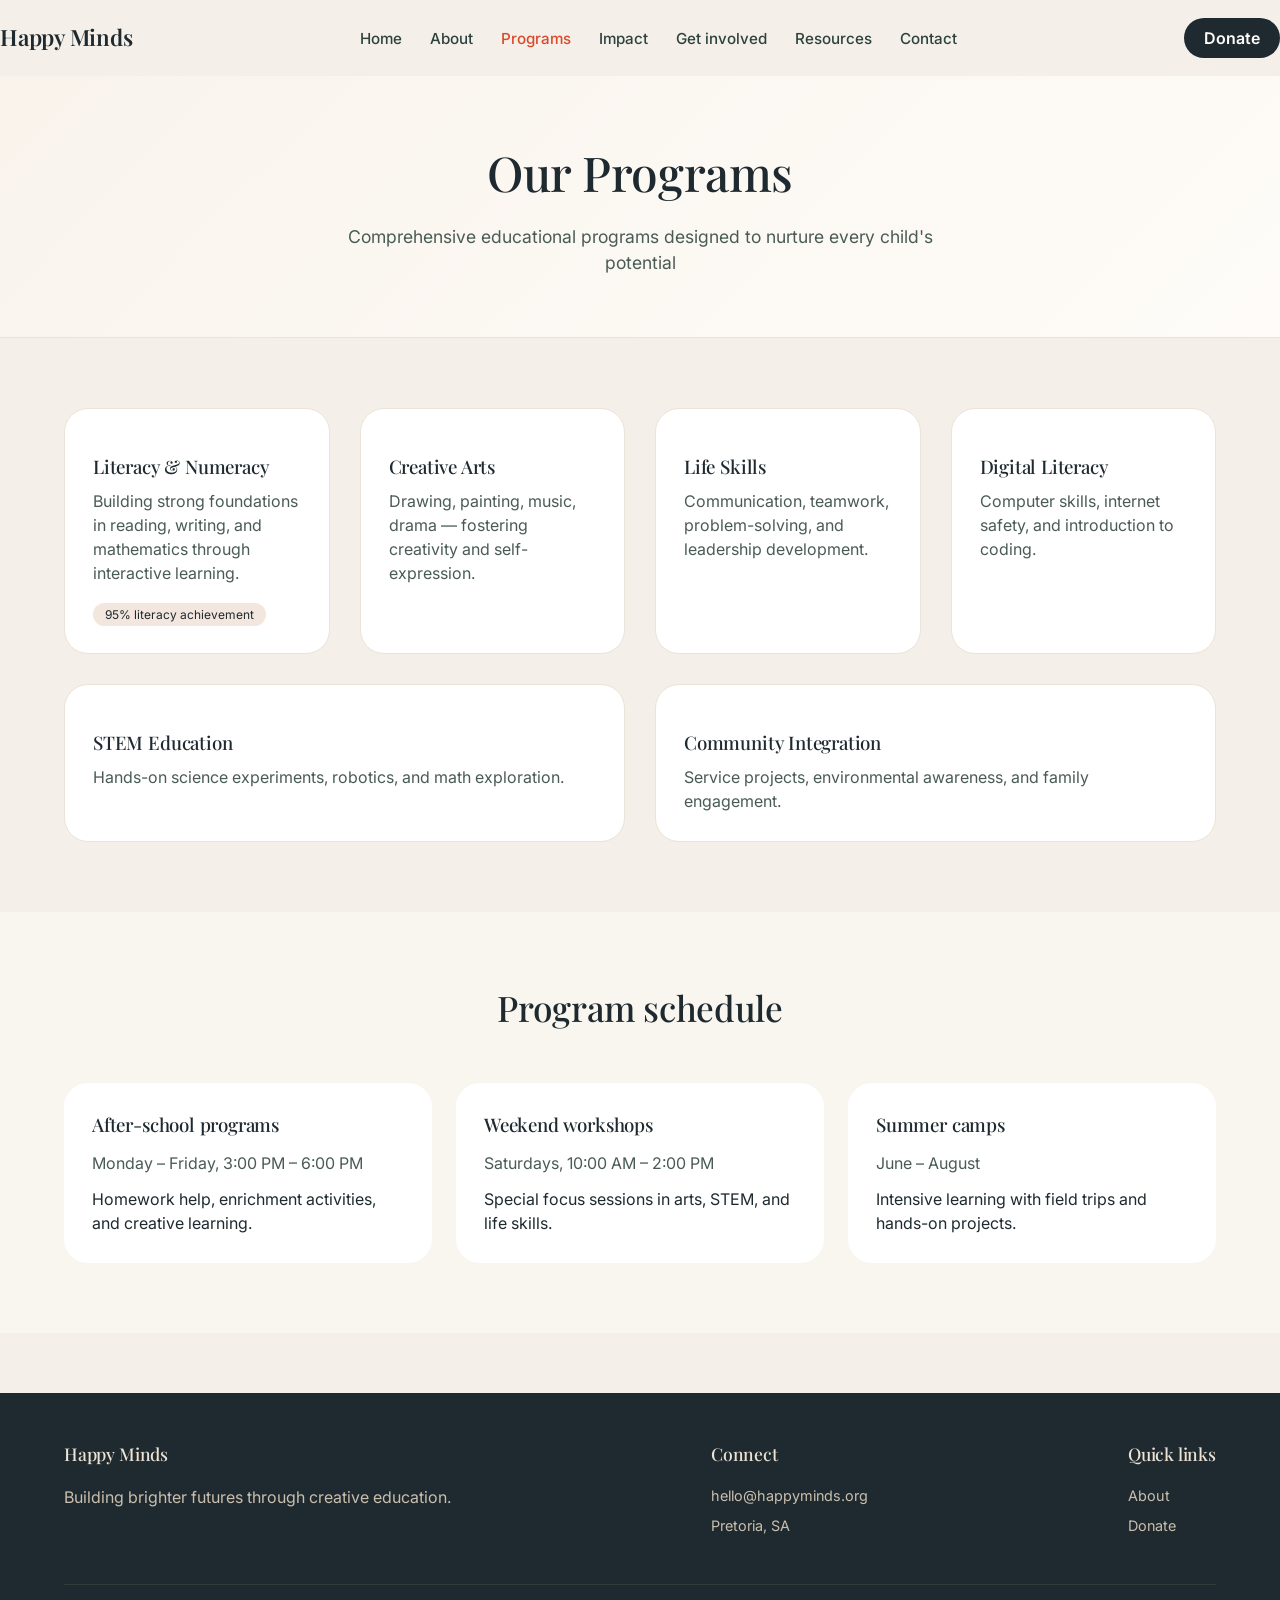
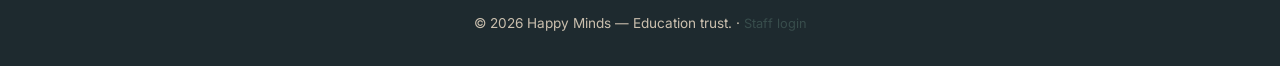
<file: programs.html>
<!DOCTYPE html>
<html lang="en">
<head>
  <meta charset="UTF-8">
  <meta name="viewport" content="width=device-width, initial-scale=1.0">
  <title>Programs — Happy Minds</title>
  <link href="https://fonts.googleapis.com/css2?family=Inter:opsz,wght@300;400;500;600;700&family=Playfair+Display:wght@400;500;600&display=swap" rel="stylesheet">
  <link rel="stylesheet" href="style.css">
</head>
<body>

<div class="nav-bar">
        <span class="logo-text">Happy Minds</span></a><ul class="nav-links"><li><a href="index.html">Home</a></li><li><a href="about.html">About</a></li><li><a href="programs.html" class="active">Programs</a></li><li><a href="impact.html">Impact</a></li><li><a href="get-involved.html">Get involved</a></li><li><a href="resources.html">Resources</a></li><li><a href="contact.html">Contact</a></li></ul><a href="donate.html" class="donate-btn">Donate</a><button class="mobile-menu-btn" id="menuToggle">☰</button></div><div class="mobile-nav" id="mobileNav"><a href="index.html">Home</a><a href="about.html">About</a><a href="programs.html">Programs</a><a href="impact.html">Impact</a><a href="get-involved.html">Get involved</a><a href="resources.html">Resources</a><a href="contact.html">Contact</a><a href="donate.html">Donate</a></div></div></header>

<main>
  <div class="page-hero"><div class="container"><h1>Our Programs</h1><p>Comprehensive educational programs designed to nurture every child's potential</p></div></div>

  <section style="padding: 70px 0;">
    <div class="container">
      <div class="programs-grid">
        <div class="program-card"><div style="font-size: 2.5rem;"></div><h3 style="margin: 16px 0 8px;">Literacy & Numeracy</h3><p style="color: #4a5b56;">Building strong foundations in reading, writing, and mathematics through interactive learning.</p><div style="margin-top: 16px;"><span style="background: #f2e6de; padding: 4px 12px; border-radius: 20px; font-size: 0.75rem;">95% literacy achievement</span></div></div>
        <div class="program-card"><div style="font-size: 2.5rem;"></div><h3 style="margin: 16px 0 8px;">Creative Arts</h3><p style="color: #4a5b56;">Drawing, painting, music, drama — fostering creativity and self-expression.</p></div>
        <div class="program-card"><div style="font-size: 2.5rem;"></div><h3 style="margin: 16px 0 8px;">Life Skills</h3><p style="color: #4a5b56;">Communication, teamwork, problem-solving, and leadership development.</p></div>
        <div class="program-card"><div style="font-size: 2.5rem;"></div><h3 style="margin: 16px 0 8px;">Digital Literacy</h3><p style="color: #4a5b56;">Computer skills, internet safety, and introduction to coding.</p></div>
        <div class="program-card"><div style="font-size: 2.5rem;"></div><h3 style="margin: 16px 0 8px;">STEM Education</h3><p style="color: #4a5b56;">Hands-on science experiments, robotics, and math exploration.</p></div>
        <div class="program-card"><div style="font-size: 2.5rem;"></div><h3 style="margin: 16px 0 8px;">Community Integration</h3><p style="color: #4a5b56;">Service projects, environmental awareness, and family engagement.</p></div>
      </div>
    </div>
  </section>

  <section style="background: #f9f6f0; padding: 70px 0;">
    <div class="container"><h2 class="section-title">Program schedule</h2>
      <div style="display: flex; gap: 24px; flex-wrap: wrap;">
        <div style="flex: 1; background: white; border-radius: 24px; padding: 28px;"><h3>After-school programs</h3><p style="color: #4a5b56; margin: 12px 0;">Monday – Friday, 3:00 PM – 6:00 PM</p><p>Homework help, enrichment activities, and creative learning.</p></div>
        <div style="flex: 1; background: white; border-radius: 24px; padding: 28px;"><h3>Weekend workshops</h3><p style="color: #4a5b56; margin: 12px 0;">Saturdays, 10:00 AM – 2:00 PM</p><p>Special focus sessions in arts, STEM, and life skills.</p></div>
        <div style="flex: 1; background: white; border-radius: 24px; padding: 28px;"><h3>Summer camps</h3><p style="color: #4a5b56; margin: 12px 0;">June – August</p><p>Intensive learning with field trips and hands-on projects.</p></div>
      </div>
    </div>
  </section>
</main>

<footer>
<div class="container"><div class="footer-grid"><div class="footer-col"><h4>Happy Minds</h4><p>Building brighter futures through creative education.</p></div><div class="footer-col"><h4>Connect</h4><a href="#">hello@happyminds.org</a><a href="#">Pretoria, SA</a></div>
<div class="footer-col"><h4>Quick links</h4><a href="about.html">About</a><a href="donate.html">Donate</a></div></div>
<div class="footer-bottom"><p>© 2026 Happy Minds — Education trust. · <a href="admin.html" style="color:#4a6560;font-size:0.8rem;opacity:0.6;">Staff login</a></p>
</div>
</div>
</footer>
<script>const toggleBtn=document.getElementById('menuToggle');const mobileNav=document.getElementById('mobileNav');toggleBtn.addEventListener('click',()=>mobileNav.classList.toggle('show'));</script>
</body>
</html>
</file>
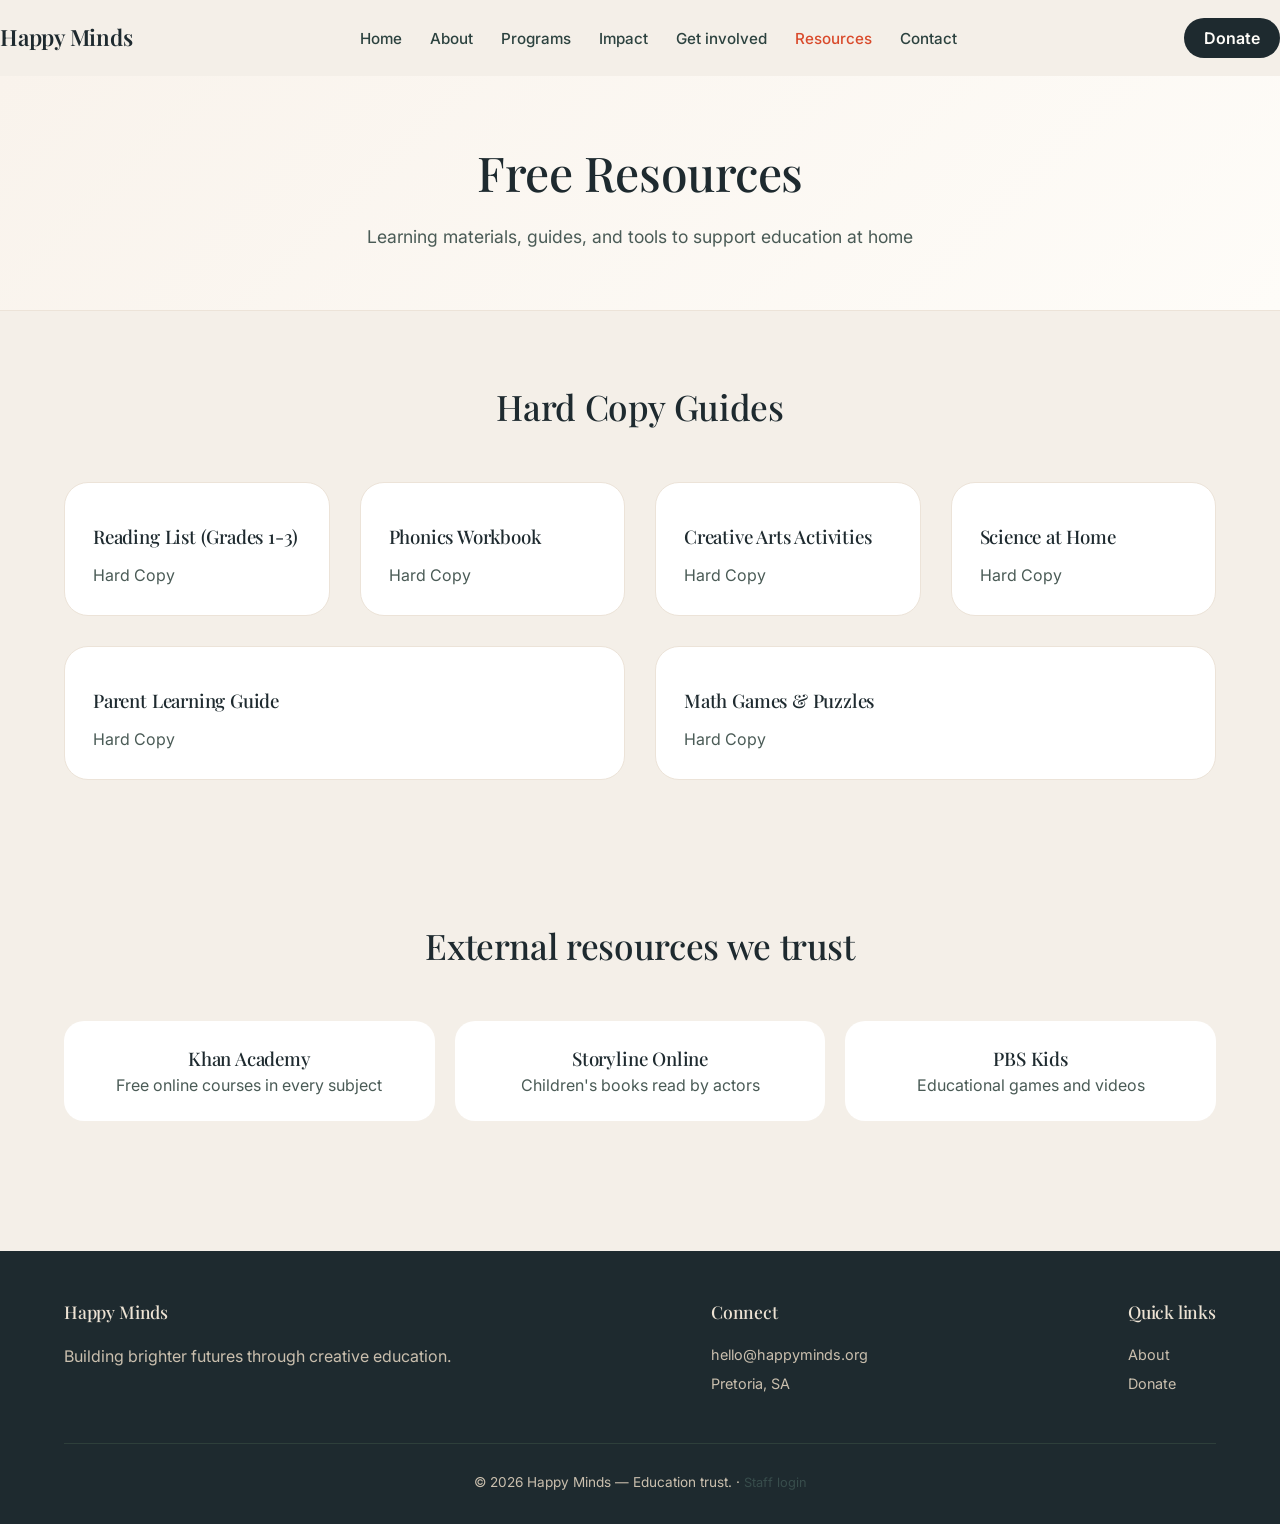
<file: resources.html>
<!DOCTYPE html>
<html lang="en">
<head>
  <meta charset="UTF-8">
  <meta name="viewport" content="width=device-width, initial-scale=1.0">
  <title>Resources — Happy Minds</title>
  <link href="https://fonts.googleapis.com/css2?family=Inter:opsz,wght@300;400;500;600;700&family=Playfair+Display:wght@400;500;600&display=swap" rel="stylesheet">
  <link rel="stylesheet" href="style.css">
</head>
<body>
    
<div class="nav-bar">
        <span class="logo-text">Happy Minds</span></a><ul class="nav-links"><li><a href="index.html">Home</a></li><li><a href="about.html">About</a></li><li><a href="programs.html">Programs</a></li><li><a href="impact.html">Impact</a></li><li><a href="get-involved.html">Get involved</a></li><li><a href="resources.html" class="active">Resources</a></li><li><a href="contact.html">Contact</a></li></ul><a href="donate.html" class="donate-btn">Donate</a><button class="mobile-menu-btn" id="menuToggle">☰</button></div><div class="mobile-nav" id="mobileNav"><a href="index.html">Home</a><a href="about.html">About</a><a href="programs.html">Programs</a><a href="impact.html">Impact</a><a href="get-involved.html">Get involved</a><a href="resources.html">Resources</a><a href="contact.html">Contact</a><a href="donate.html">Donate</a></div></div></header>

<main>
  <div class="page-hero"><div class="container"><h1>Free Resources</h1><p>Learning materials, guides, and tools to support education at home</p></div></div>

  <section style="padding: 70px 0;">
    <div class="container">
      <h2 class="section-title">Hard Copy Guides</h2>
      <div class="resources-grid">
        <div class="resource-card"><div style="font-size: 2rem;"></div><h3 style="margin: 12px 0;">Reading List (Grades 1-3)</h3><p style="color: #4a5b56;">Hard Copy </p></div>
        <div class="resource-card"><div style="font-size: 2rem;"></div><h3 style="margin: 12px 0;">Phonics Workbook</h3><p style="color: #4a5b56;">Hard Copy</p></div>
        <div class="resource-card"><div style="font-size: 2rem;"></div><h3 style="margin: 12px 0;">Creative Arts Activities</h3><p style="color: #4a5b56;">Hard Copy </p></div>
        <div class="resource-card"><div style="font-size: 2rem;"></div><h3 style="margin: 12px 0;">Science at Home</h3><p style="color: #4a5b56;">Hard Copy </p></div>
        <div class="resource-card"><div style="font-size: 2rem;"></div><h3 style="margin: 12px 0;">Parent Learning Guide</h3><p style="color: #4a5b56;">Hard Copy</p></div>
        <div class="resource-card"><div style="font-size: 2rem;"></div><h3 style="margin: 12px 0;">Math Games & Puzzles</h3><p style="color: #4a5b56;">Hard Copy</p></div>
      </div>
    </div>
  </section>

  <section style="background: #f4efe8; padding: 70px 0;">
    <div class="container"><h2 class="section-title">External resources we trust</h2>
      <div style="display: flex; gap: 20px; flex-wrap: wrap;">
        <a href="#" style="flex: 1; background: white; border-radius: 20px; padding: 24px; text-align: center; text-decoration: none;"><h3>Khan Academy</h3><p style="color: #4a5b56;">Free online courses in every subject</p></a>
        <a href="#" style="flex: 1; background: white; border-radius: 20px; padding: 24px; text-align: center; text-decoration: none;"><h3>Storyline Online</h3><p style="color: #4a5b56;">Children's books read by actors</p></a>
        <a href="#" style="flex: 1; background: white; border-radius: 20px; padding: 24px; text-align: center; text-decoration: none;"><h3>PBS Kids</h3><p style="color: #4a5b56;">Educational games and videos</p></a>
      </div>
    </div>
  </section>
</main>
  
<footer>
<div class="container"><div class="footer-grid"><div class="footer-col"><h4>Happy Minds</h4><p>Building brighter futures through creative education.</p></div><div class="footer-col"><h4>Connect</h4><a href="#">hello@happyminds.org</a><a href="#">Pretoria, SA</a></div>
<div class="footer-col"><h4>Quick links</h4><a href="about.html">About</a><a href="donate.html">Donate</a></div></div>
<div class="footer-bottom"><p>© 2026 Happy Minds — Education trust. · <a href="admin.html" style="color:#4a6560;font-size:0.8rem;opacity:0.6;">Staff login</a></p>
</div>
</div>
</footer>
<script>const toggleBtn=document.getElementById('menuToggle');const mobileNav=document.getElementById('mobileNav');toggleBtn.addEventListener('click',()=>mobileNav.classList.toggle('show'));</script>
</body>
</html>
</file>
<file: style.css>
/* style.css - Happy Minds Main Stylesheet */

* {
  margin: 0;
  padding: 0;
  box-sizing: border-box;
}

body {
  font-family: 'Inter', -apple-system, BlinkMacSystemFont, 'Segoe UI', Roboto, Helvetica, sans-serif;
  background-color: #fefcf8;
  color: #1e2a2f;
  line-height: 1.5;
}

h1, h2, h3, h4, .logo-text, .serif {
  font-family: 'Playfair Display', Georgia, 'Times New Roman', serif;
  font-weight: 500;
  letter-spacing: -0.01em;
}

a {
  text-decoration: none;
  color: inherit;
}

.container {
  max-width: 1200px;
  margin: 0 auto;
  padding: 0 24px;
}

/* Buttons */
.btn-primary {
  background: #d94a2b;
  color: white;
  border: none;
  padding: 12px 28px;
  border-radius: 40px;
  font-weight: 600;
  font-size: 0.95rem;
  cursor: pointer;
  transition: background 0.2s;
  display: inline-block;
  text-align: center;
}

.btn-primary:hover {
  background: #b83a1f;
}

.btn-outline {
  background: transparent;
  border: 1.5px solid #d94a2b;
  color: #d94a2b;
  padding: 12px 28px;
  border-radius: 40px;
  font-weight: 600;
  text-decoration: none;
  display: inline-block;
  transition: all 0.2s;
  text-align: center;
}

.btn-outline:hover {
  background: #d94a2b10;
}

.btn-secondary {
  background: #1e2a2f;
  color: white;
  padding: 10px 24px;
  border-radius: 40px;
  font-weight: 600;
  font-size: 0.9rem;
  transition: background 0.2s;
  display: inline-block;
}

.btn-secondary:hover {
  background: #2e423f;
}

/* Navigation */
.site-header {
  position: sticky;
  top: 0;
  background: #fefcf8;
  border-bottom: 1px solid #e6e0d4;
  z-index: 100;
  backdrop-filter: blur(2px);
  background-color: rgba(254, 252, 248, 0.96);
}

.nav-bar {
  display: flex;
  align-items: center;
  justify-content: space-between;
  padding: 18px 0;
  flex-wrap: wrap;
  gap: 16px;
}

.logo {
  display: flex;
  align-items: center;
  gap: 10px;
}

.logo-icon {
  background: #d94a2b;
  width: 38px;
  height: 38px;
  border-radius: 12px;
  display: flex;
  align-items: center;
  justify-content: center;
}

.logo-icon svg {
  width: 22px;
  height: 22px;
  color: white;
}

.logo-text {
  font-size: 1.4rem;
  font-weight: 600;
  color: #1e2a2f;
}

.nav-links {
  display: flex;
  gap: 28px;
  list-style: none;
}

.nav-links a {
  font-weight: 500;
  font-size: 0.95rem;
  color: #2c423f;
  transition: color 0.2s;
}

.nav-links a:hover, .nav-links a.active {
  color: #d94a2b;
}

.donate-btn {
  background: #1e2a2f;
  color: #fefcf8 !important;
  padding: 8px 20px;
  border-radius: 40px;
  font-weight: 600;
}

.donate-btn:hover {
  background: #d94a2b;
  color: white !important;
}

.mobile-menu-btn {
  display: none;
  background: none;
  border: none;
  font-size: 28px;
  cursor: pointer;
}

.mobile-nav {
  display: none;
  flex-direction: column;
  background: #fefcf8;
  padding: 20px;
  border-top: 1px solid #e6e0d4;
}

.mobile-nav a {
  padding: 12px 0;
  font-weight: 500;
  border-bottom: 1px solid #f0e8df;
}

.mobile-nav.show {
  display: flex;
}

/* Page Hero */
.page-hero {
  background: linear-gradient(135deg, #f9f3ec 0%, #fefcf8 100%);
  padding: 60px 0;
  text-align: center;
  border-bottom: 1px solid #ece3d8;
}

.page-hero h1 {
  font-size: 3rem;
  margin-bottom: 16px;
}

.page-hero p {
  font-size: 1.1rem;
  color: #4a5b56;
  max-width: 600px;
  margin: 0 auto;
}

.section-title {
  text-align: center;
  font-size: 2.2rem;
  margin-bottom: 48px;
}

/* Cards */
.value-card, .program-card, .impact-card, .resource-card {
  background: white;
  border-radius: 24px;
  padding: 28px;
  border: 1px solid #ece3d8;
  transition: all 0.2s;
}

.value-card:hover, .program-card:hover {
  transform: translateY(-4px);
  box-shadow: 0 8px 24px rgba(0,0,0,0.05);
}

/* Grids */
.values-grid, .programs-grid, .impact-grid, .team-grid, .resources-grid {
  display: flex;
  gap: 30px;
  flex-wrap: wrap;
  justify-content: center;
}

.values-grid > *, .programs-grid > *, .impact-grid > *, .team-grid > *, .resources-grid > * {
  flex: 1;
  min-width: 240px;
}

/* Stats */
.stats-bar {
  background: #f4efe8;
  padding: 48px 0;
}

.stats-grid {
  display: flex;
  justify-content: space-between;
  gap: 30px;
  flex-wrap: wrap;
  text-align: center;
}

.stat-item h3 {
  font-size: 2.2rem;
  color: #d94a2b;
  font-weight: 700;
}

.stat-item p {
  color: #4a5b56;
}

/* Forms */
.form-group {
  margin-bottom: 20px;
}

.form-group label {
  display: block;
  margin-bottom: 8px;
  font-weight: 500;
  font-size: 0.9rem;
}

.form-group input, .form-group select, .form-group textarea {
  width: 100%;
  padding: 12px 16px;
  border: 1px solid #ddd4c5;
  border-radius: 12px;
  background: #fefcf8;
  font-family: inherit;
  font-size: 0.95rem;
}

.form-group input:focus, .form-group select:focus, .form-group textarea:focus {
  outline: none;
  border-color: #d94a2b;
}

/* Footer */
footer {
  background: #1e2a2f;
  color: #cabfae;
  padding: 48px 0 32px;
  margin-top: 60px;
}

.footer-grid {
  display: flex;
  justify-content: space-between;
  flex-wrap: wrap;
  gap: 40px;
  margin-bottom: 40px;
}

.footer-col h4 {
  color: #ede3d4;
  margin-bottom: 18px;
  font-size: 1.1rem;
}

.footer-col a {
  display: block;
  color: #cabfae;
  margin-bottom: 8px;
  font-size: 0.9rem;
}

.footer-col a:hover {
  color: #d94a2b;
}

.footer-bottom {
  text-align: center;
  padding-top: 28px;
  border-top: 1px solid #2e3f3b;
  font-size: 0.85rem;
}

/* Responsive */
@media (max-width: 800px) {
  .nav-links {
    display: none;
  }
  .mobile-menu-btn {
    display: block;
  }
  .page-hero h1 {
    font-size: 2rem;
  }
  .section-title {
    font-size: 1.8rem;
  }
  .container {
    padding: 0 20px;
  }
}

/* Utility */
.text-center { text-align: center; }
.mt-4 { margin-top: 24px; }
.mb-4 { margin-bottom: 24px; }

 /* ─── Reset / base ─── */
    *, *::before, *::after { box-sizing: border-box; margin: 0; padding: 0; }
    body { font-family: 'Inter', sans-serif; background: #f4efe8; color: #1e2a2f; }
 
    /* ─── LOGIN ─── */
    #loginScreen {
      min-height: 100vh;
      display: flex;
      align-items: stretch;
    }
    .login-left {
      flex: 1;
      background: #1e2a2f;
      display: flex;
      flex-direction: column;
      justify-content: center;
      padding: 64px 56px;
      position: relative;
      overflow: hidden;
    }
    .login-left::before {
      content: '';
      position: absolute;
      width: 420px; height: 420px;
      border-radius: 50%;
      background: rgba(217,74,43,0.12);
      top: -100px; right: -100px;
    }
    .login-left::after {
      content: '';
      position: absolute;
      width: 260px; height: 260px;
      border-radius: 50%;
      background: rgba(217,74,43,0.08);
      bottom: -60px; left: -60px;
    }
    .login-left-inner { position: relative; z-index: 1; }
    .login-left .logo-text { color: #ede3d4; font-size: 1.8rem; display: block; margin-bottom: 8px; }
    .login-left .tagline { color: #9aada8; font-size: 1rem; line-height: 1.6; margin-bottom: 48px; }
    .login-left .feat { display: flex; align-items: center; gap: 14px; margin-bottom: 20px; }
    .login-left .feat-icon { width: 40px; height: 40px; border-radius: 12px; background: rgba(217,74,43,0.18); display: flex; align-items: center; justify-content: center; flex-shrink: 0; }
    .login-left .feat-icon svg { width: 20px; height: 20px; stroke: #d94a2b; fill: none; stroke-width: 2; }
    .login-left .feat-text strong { display: block; color: #ede3d4; font-size: 0.9rem; }
    .login-left .feat-text span { color: #7a9490; font-size: 0.8rem; }
    .login-right {
      width: 480px;
      display: flex;
      align-items: center;
      justify-content: center;
      background: #fefcf8;
      padding: 48px 40px;
    }
    .login-card { width: 100%; }
    .login-card .eyebrow { font-size: 0.75rem; font-weight: 600; letter-spacing: 0.1em; color: #d94a2b; text-transform: uppercase; margin-bottom: 12px; }
    .login-card h2 { font-family: 'Playfair Display', serif; font-size: 2rem; color: #1e2a2f; margin-bottom: 6px; }
    .login-card .sub { color: #4a5b56; font-size: 0.88rem; margin-bottom: 36px; }
    .lbl { display: block; font-size: 0.82rem; font-weight: 600; color: #2c423f; margin-bottom: 6px; }
    .linput {
      width: 100%; padding: 13px 16px;
      border: 1.5px solid #ddd4c5;
      border-radius: 14px;
      background: white;
      font-family: 'Inter', sans-serif;
      font-size: 0.95rem;
      color: #1e2a2f;
      transition: border-color 0.15s;
      margin-bottom: 20px;
    }
    .linput:focus { outline: none; border-color: #d94a2b; }
    .login-btn {
      width: 100%;
      background: #d94a2b;
      color: white;
      border: none;
      padding: 14px;
      border-radius: 40px;
      font-size: 0.95rem;
      font-weight: 600;
      font-family: 'Inter', sans-serif;
      cursor: pointer;
      transition: background 0.2s, transform 0.1s;
    }
    .login-btn:hover { background: #b83a1f; }
    .login-btn:active { transform: scale(0.98); }
    #loginError { color: #d94a2b; font-size: 0.82rem; margin-top: 12px; display: none; }
    .login-hint { margin-top: 20px; font-size: 0.78rem; color: #b0a898; text-align: center; background: #f4efe8; border-radius: 10px; padding: 10px; }
    @media (max-width: 800px) {
      #loginScreen { flex-direction: column; }
      .login-left { padding: 40px 24px; min-height: 240px; }
      .login-right { width: 100%; padding: 32px 24px; }
    }
 
    /* ─── DASHBOARD SHELL ─── */
    #adminDashboard { display: none; }
    .admin-layout { display: flex; min-height: 100vh; }
 
    /* ─── SIDEBAR ─── */
    .admin-sidebar {
      width: 252px;
      background: #1e2a2f;
      display: flex;
      flex-direction: column;
      position: sticky;
      top: 0;
      height: 100vh;
      flex-shrink: 0;
    }
    .sidebar-brand {
      padding: 22px 20px 20px;
      border-bottom: 1px solid #2e3f3b;
      display: flex;
      align-items: center;
      gap: 10px;
    }
    .brand-icon {
      width: 36px; height: 36px;
      background: #d94a2b;
      border-radius: 10px;
      display: flex; align-items: center; justify-content: center;
      flex-shrink: 0;
    }
    .brand-icon svg { width: 20px; height: 20px; stroke: white; fill: none; stroke-width: 2; }
    .sidebar-brand .logo-text { color: #ede3d4; font-size: 1.1rem; }
    .admin-pill {
      font-size: 0.6rem; font-weight: 700; letter-spacing: 0.08em;
      background: rgba(217,74,43,0.25);
      color: #f0836a;
      padding: 2px 7px;
      border-radius: 20px;
      margin-left: 6px;
      vertical-align: middle;
    }
    .sidebar-section-label {
      padding: 20px 20px 8px;
      font-size: 0.65rem;
      font-weight: 700;
      letter-spacing: 0.12em;
      color: #4a6560;
      text-transform: uppercase;
    }
    .sidebar-nav { flex: 1; padding-bottom: 12px; }
    .sidebar-nav a {
      display: flex;
      align-items: center;
      gap: 12px;
      padding: 11px 20px;
      color: #7a9490;
      font-size: 0.875rem;
      font-weight: 500;
      cursor: pointer;
      text-decoration: none;
      transition: all 0.15s;
      border-left: 3px solid transparent;
    }
    .sidebar-nav a:hover { color: #ede3d4; background: rgba(255,255,255,0.04); }
    .sidebar-nav a.active {
      color: #ede3d4;
      background: rgba(255,255,255,0.06);
      border-left-color: #d94a2b;
    }
    .nav-icon { width: 18px; height: 18px; flex-shrink: 0; }
    .nav-badge {
      margin-left: auto;
      background: #d94a2b;
      color: white;
      font-size: 0.65rem;
      font-weight: 700;
      min-width: 20px;
      height: 20px;
      border-radius: 10px;
      display: flex; align-items: center; justify-content: center;
      padding: 0 5px;
    }
    .sidebar-footer {
      border-top: 1px solid #2e3f3b;
      padding: 16px 20px;
    }
    .sidebar-footer a {
      display: flex; align-items: center; gap: 10px;
      color: #7a9490; font-size: 0.82rem;
      text-decoration: none;
      padding: 8px 0;
      transition: color 0.15s;
    }
    .sidebar-footer a:hover { color: #ede3d4; }
    .sidebar-footer svg { width: 15px; height: 15px; stroke: currentColor; fill: none; stroke-width: 2; flex-shrink: 0; }
 
    /* ─── MAIN ─── */
    .admin-main { flex: 1; background: #f4efe8; min-height: 100vh; display: flex; flex-direction: column; }
 
    /* ─── TOPBAR ─── */
    .admin-topbar {
      background: #fefcf8;
      border-bottom: 1px solid #e6e0d4;
      padding: 0 32px;
      height: 64px;
      display: flex;
      align-items: center;
      justify-content: space-between;
      position: sticky;
      top: 0;
      z-index: 10;
    }
    .topbar-left { display: flex; align-items: center; gap: 12px; }
    .breadcrumb { font-size: 0.8rem; color: #9aada8; }
    .breadcrumb span { color: #1e2a2f; font-weight: 500; }
    .admin-topbar h1 { font-size: 1.25rem; font-family: 'Playfair Display', serif; color: #1e2a2f; }
    .topbar-right { display: flex; align-items: center; gap: 16px; }
    .topbar-date { font-size: 0.8rem; color: #9aada8; }
    .admin-user { display: flex; align-items: center; gap: 10px; }
    .admin-user span { font-size: 0.875rem; color: #4a5b56; font-weight: 500; }
    .admin-avatar {
      width: 36px; height: 36px;
      background: linear-gradient(135deg, #d94a2b, #b83a1f);
      border-radius: 50%;
      display: flex; align-items: center; justify-content: center;
      color: white; font-size: 0.72rem; font-weight: 700;
      letter-spacing: 0.03em;
    }
 
    /* ─── CONTENT ─── */
    .admin-content { padding: 28px 32px; flex: 1; }
    .tab-panel { display: none; }
    .tab-panel.active { display: block; animation: fadeIn 0.2s ease; }
    @keyframes fadeIn { from { opacity: 0; transform: translateY(6px); } to { opacity: 1; transform: translateY(0); } }
 
    /* ─── STATS GRID ─── */
    .summary-cards { display: grid; grid-template-columns: repeat(auto-fit, minmax(180px, 1fr)); gap: 16px; margin-bottom: 28px; }
    .summary-card {
      background: white;
      border-radius: 20px;
      padding: 22px 24px;
      border: 1px solid #ece3d8;
      display: flex;
      align-items: flex-start;
      gap: 16px;
      transition: box-shadow 0.2s;
    }
    .summary-card:hover { box-shadow: 0 4px 16px rgba(0,0,0,0.06); }
    .stat-icon {
      width: 44px; height: 44px;
      border-radius: 14px;
      display: flex; align-items: center; justify-content: center;
      flex-shrink: 0;
    }
    .stat-icon svg { width: 22px; height: 22px; stroke-width: 1.8; fill: none; }
    .stat-icon.orange { background: #fdf0ec; }
    .stat-icon.orange svg { stroke: #d94a2b; }
    .stat-icon.green { background: #e6f4ec; }
    .stat-icon.green svg { stroke: #1f6b3e; }
    .stat-icon.blue { background: #e8f0fe; }
    .stat-icon.blue svg { stroke: #1a4dad; }
    .stat-icon.teal { background: #e2f4f0; }
    .stat-icon.teal svg { stroke: #0a6b5a; }
    .stat-body { flex: 1; min-width: 0; }
    .stat-label { font-size: 0.72rem; font-weight: 600; color: #9aada8; text-transform: uppercase; letter-spacing: 0.07em; margin-bottom: 4px; }
    .stat-value { font-size: 1.9rem; font-family: 'Playfair Display', serif; color: #1e2a2f; line-height: 1; }
    .stat-sub { font-size: 0.75rem; color: #d94a2b; margin-top: 4px; font-weight: 500; }
 
    /* ─── SECTION HEADER ─── */
    .section-header {
      display: flex; align-items: center; justify-content: space-between;
      margin-bottom: 16px; flex-wrap: wrap; gap: 12px;
    }
    .section-header h2 { font-family: 'Playfair Display', serif; font-size: 1.25rem; color: #1e2a2f; }
 
    /* ─── ADMIN CARD ─── */
    .admin-card { background: white; border-radius: 24px; border: 1px solid #ece3d8; overflow: hidden; margin-bottom: 24px; }
    .admin-card-header {
      padding: 18px 24px;
      border-bottom: 1px solid #f0e8df;
      display: flex; align-items: center; justify-content: space-between;
      flex-wrap: wrap; gap: 12px;
      background: #fefcf8;
    }
    .admin-card-header h3 { font-size: 1rem; font-family: 'Playfair Display', serif; color: #1e2a2f; }
    .filter-bar { display: flex; gap: 8px; align-items: center; flex-wrap: wrap; }
    .fselect {
      padding: 7px 12px;
      border: 1px solid #ddd4c5;
      border-radius: 10px;
      background: white;
      font-family: 'Inter', sans-serif;
      font-size: 0.82rem;
      color: #1e2a2f;
      cursor: pointer;
      transition: border-color 0.15s;
    }
    .fselect:focus { outline: none; border-color: #d94a2b; }
 
    /* ─── DATA TABLE ─── */
    .table-wrap { overflow-x: auto; }
    .data-table { width: 100%; border-collapse: collapse; font-size: 0.855rem; }
    .data-table th {
      background: #f9f6f0;
      padding: 11px 20px;
      text-align: left;
      font-size: 0.68rem;
      font-weight: 700;
      color: #7a9490;
      text-transform: uppercase;
      letter-spacing: 0.09em;
      border-bottom: 1px solid #ece3d8;
      white-space: nowrap;
    }
    .data-table td {
      padding: 14px 20px;
      border-bottom: 1px solid #f4efe8;
      color: #1e2a2f;
      vertical-align: middle;
    }
    .data-table tr:last-child td { border-bottom: none; }
    .data-table tbody tr { transition: background 0.12s; }
    .data-table tbody tr:hover td { background: #fdf9f4; }
    .name-cell strong { display: block; font-weight: 600; }
    .name-cell small { color: #9aada8; font-size: 0.77rem; }
    .muted { color: #9aada8 !important; }
    .amount-cell { color: #d94a2b !important; font-weight: 700; font-size: 0.95rem; }
 
    /* ─── BADGES ─── */
    .badge {
      display: inline-flex; align-items: center; gap: 4px;
      padding: 3px 10px;
      border-radius: 20px;
      font-size: 0.72rem;
      font-weight: 700;
      white-space: nowrap;
    }
    .badge-green  { background: #e6f4ec; color: #1f6b3e; }
    .badge-amber  { background: #fef3e2; color: #7a4f00; }
    .badge-red    { background: #fdecea; color: #8c1f1f; }
    .badge-blue   { background: #e8f0fe; color: #1a4dad; }
    .badge-gray   { background: #f0ece6; color: #4a5b56; }
    .badge-teal   { background: #e2f4f0; color: #0a6b5a; }
 
    /* ─── ACTION BUTTONS ─── */
    .action-btn {
      padding: 5px 14px;
      border-radius: 20px;
      font-size: 0.76rem;
      font-weight: 700;
      cursor: pointer;
      border: none;
      transition: all 0.15s;
      font-family: 'Inter', sans-serif;
      white-space: nowrap;
    }
    .btn-approve { background: #e6f4ec; color: #1f6b3e; }
    .btn-approve:hover { background: #bde5cd; }
    .btn-reject  { background: #fdecea; color: #8c1f1f; margin-left: 6px; }
    .btn-reject:hover  { background: #f9c8c5; }
    .btn-view    { background: #f0ece6; color: #4a5b56; }
    .btn-view:hover    { background: #e3ddd6; }
    .btn-receipt { background: #e8f0fe; color: #1a4dad; }
    .btn-receipt:hover { background: #c5d6fa; }
 
    /* ─── PROGRESS BAR ─── */
    .progress-wrap { margin-top: 4px; }
    .progress-bar { height: 4px; border-radius: 4px; background: #f0e8df; overflow: hidden; }
    .progress-fill { height: 100%; border-radius: 4px; background: #d94a2b; transition: width 0.6s ease; }
 
    /* ─── EMPTY STATE ─── */
    .empty-state {
      padding: 56px 24px;
      text-align: center;
      color: #9aada8;
    }
    .empty-state svg { width: 48px; height: 48px; stroke: #ddd4c5; fill: none; stroke-width: 1.5; margin-bottom: 12px; }
    .empty-state p { font-size: 0.88rem; }
 
    /* ─── DONATION SUMMARY ROW ─── */
    .don-insight {
      display: grid;
      grid-template-columns: repeat(auto-fit, minmax(200px, 1fr));
      gap: 12px;
      margin-bottom: 24px;
    }
    .don-insight-card {
      background: white;
      border-radius: 16px;
      border: 1px solid #ece3d8;
      padding: 18px 20px;
      display: flex;
      align-items: center;
      gap: 14px;
    }
    .don-insight-card .di-icon { font-size: 1.5rem; }
    .don-insight-card .di-label { font-size: 0.72rem; font-weight: 600; color: #9aada8; text-transform: uppercase; letter-spacing: 0.07em; }
    .don-insight-card .di-val { font-size: 1.3rem; font-family: 'Playfair Display', serif; color: #1e2a2f; }
 
    /* ─── RESPONSIVE ─── */
    @media (max-width: 900px) {
      .admin-sidebar { width: 56px; }
      .sidebar-brand .logo-text, .sidebar-section-label, .sidebar-nav a span,
      .sidebar-footer a span, .admin-pill, .nav-badge { display: none; }
      .sidebar-nav a { justify-content: center; padding: 14px; }
      .sidebar-footer a { justify-content: center; }
      .admin-topbar { padding: 0 16px; }
      .admin-content { padding: 20px 16px; }
    }
    @media (max-width: 600px) {
      .admin-sidebar { display: none; }
      .topbar-date { display: none; }
    }
</file>
